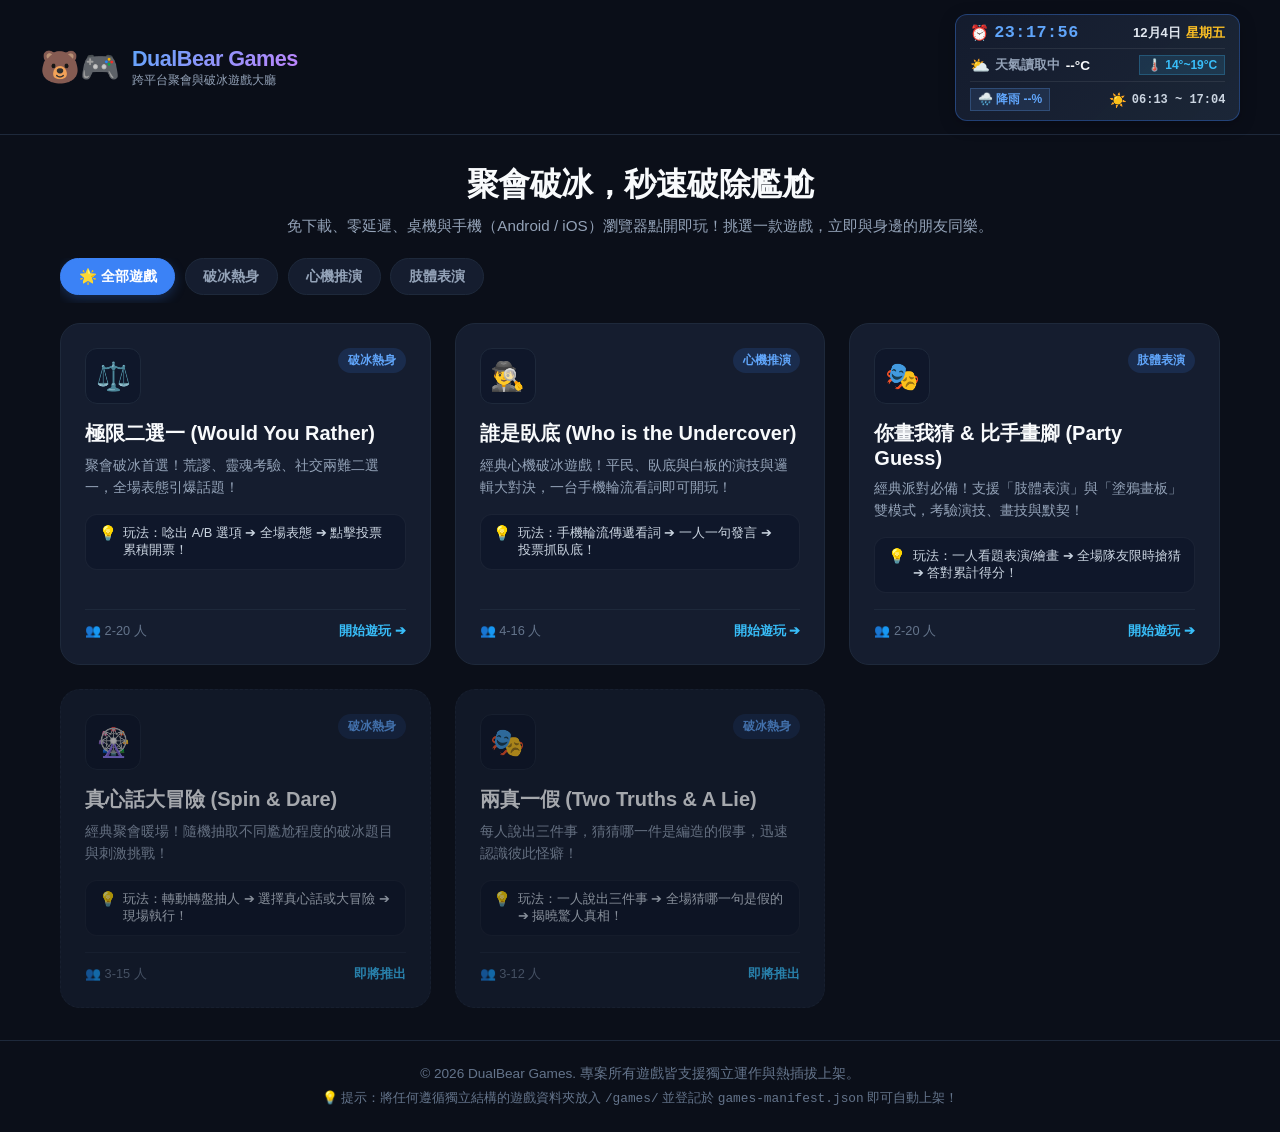
<file: index.html>
<!DOCTYPE html>
<html lang="zh-Hant-TW">
<head>
  <meta charset="UTF-8">
  <meta name="viewport" content="width=device-width, initial-scale=1.0, maximum-scale=1.0, user-scalable=no, viewport-fit=cover">
  <title>DualBear Games - 聚會與休閒遊戲大廳</title>
  <meta name="description" content="DualBear 跨平台聚會遊戲平台，桌機手機即開即玩，支援破冰、桌遊、趣味對決！">
  <link rel="stylesheet" href="css/hub.css?v=1.3.5">
</head>
<body>
  <!-- 頂部品牌列 -->
  <header class="main-header">
    <div class="header-container">
      <div class="brand-box">
        <span class="brand-logo">🐻🎮</span>
        <div>
          <h1 class="brand-title">DualBear Games</h1>
          <p class="brand-sub">跨平台聚會與破冰遊戲大廳</p>
        </div>
      </div>
      <!-- 右上角即時時間與氣象資訊小工具 -->
      <div class="hub-weather-widget" id="hubWeatherWidget" aria-label="即時時鐘與天氣資訊"></div>
    </div>
  </header>

  <!-- 主視覺介紹區 -->
  <section class="hero-section">
    <h2 class="hero-title">聚會破冰，秒速破除尷尬</h2>
    <p class="hero-desc">免下載、零延遲、桌機與手機（Android / iOS）瀏覽器點開即玩！挑選一款遊戲，立即與身邊的朋友同樂。</p>
  </section>

  <!-- 分類導航 -->
  <nav class="filter-tabs-wrapper" aria-label="遊戲分類">
    <div class="filter-tabs" id="filterTabs">
      <!-- 由 hub.js 動態產出分類標籤 -->
    </div>
  </nav>

  <!-- 遊戲展示網格 -->
  <main class="games-main">
    <div class="games-grid" id="gamesGrid">
      <!-- 由 hub.js 動態掛載遊戲卡片 -->
    </div>
  </main>

  <!-- 頁腳 -->
  <footer class="main-footer">
    <p>© 2026 DualBear Games. 專案所有遊戲皆支援獨立運作與熱插拔上架。</p>
    <p class="footer-tip">💡 提示：將任何遵循獨立結構的遊戲資料夾放入 <code>/games/</code> 並登記於 <code>games-manifest.json</code> 即可自動上架！</p>
  </footer>

  <!-- 模組化入口 -->
  <script type="module" src="js/hub.js?v=1.3.5"></script>
</body>
</html>
</file>
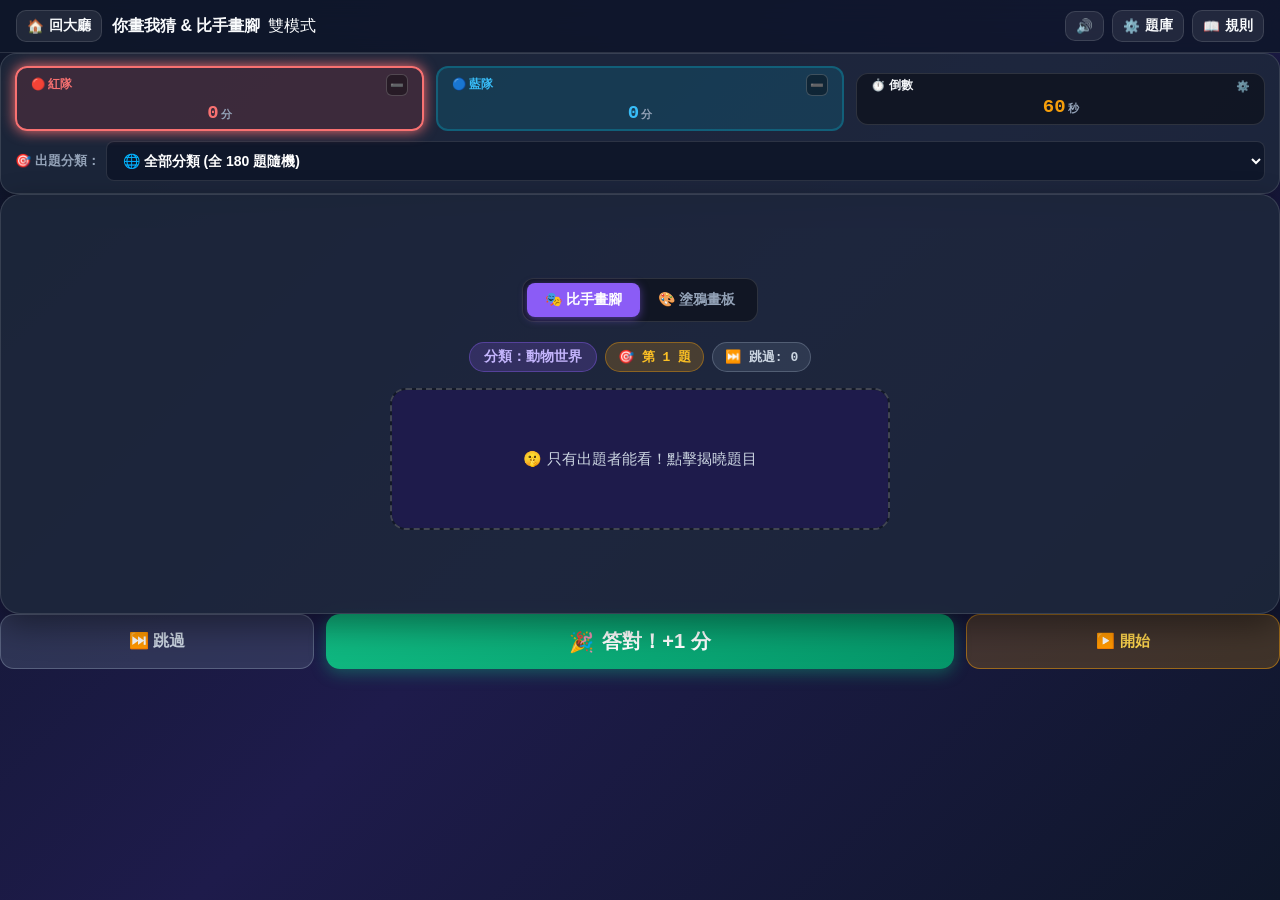
<file: games/charades-and-draw/index.html>
<!DOCTYPE html>
<html lang="zh-Hant-TW">
<head>
  <meta charset="UTF-8">
  <meta name="viewport" content="width=device-width, initial-scale=1.0, maximum-scale=1.0, user-scalable=no, viewport-fit=cover">
  <title>你畫我猜 & 比手畫腳 - DualBear Games</title>
  <meta name="description" content="聚會必備！支援比手畫腳與塗鴉畫板雙模式，考驗肢體演技與繪畫靈魂默契！">
  <link rel="stylesheet" href="css/style.css?v=1.2.5">
</head>
<body>
  <!-- 頂部導航列 -->
  <header class="game-header">
    <div class="header-left">
      <a href="../../index.html" class="btn-icon-nav" id="btnBackHome" title="返回遊戲大廳">
        <span>🏠</span> <span class="nav-text">回大廳</span>
      </a>
      <div class="game-title-wrap">
        <h1 class="game-title">你畫我猜 & 比手畫腳</h1>
        <span class="game-badge">雙模式</span>
      </div>
    </div>
    <div class="header-right">
      <button class="btn-icon-nav" id="btnSoundToggle" title="音效開關">
        <span id="soundIcon">🔊</span>
      </button>
      <button class="btn-icon-nav" id="btnOpenBank" title="題庫管理中心">
        <span>⚙️</span> <span class="nav-text">題庫</span>
      </button>
      <button class="btn-icon-nav" id="btnOpenHelp" title="遊戲玩法與主持人引導">
        <span>📖</span> <span class="nav-text">規則</span>
      </button>
    </div>
  </header>

  <!-- 主操作容器 -->
  <main class="app-container">
    <!-- 狀態資訊列：紅藍隊伍即時積分、指定出題分類、倒數計時設定 -->
    <section class="status-bar-card" aria-label="遊戲狀態">
      <!-- 頂行：隊伍分數與計時器 (3 區等寬方塊排一排) -->
      <div class="status-row-top status-row-grid3">
        <!-- 區塊 1: 紅隊 -->
        <div class="team-pill team-red active status-card-square" id="pillTeamRed" title="點擊切換為紅隊回合">
          <div class="status-card-header">
            <span class="team-name-label">🔴 紅隊</span>
            <button class="btn-score-adjust" id="btnMinusRed" title="紅隊 -1 分 (若按錯可修正)">➖</button>
          </div>
          <div class="status-card-value">
            <span class="team-score-num" id="scoreRed">0</span>
            <span class="status-card-unit">分</span>
          </div>
        </div>

        <!-- 區塊 2: 藍隊 -->
        <div class="team-pill team-blue status-card-square" id="pillTeamBlue" title="點擊切換為藍隊回合">
          <div class="status-card-header">
            <span class="team-name-label">🔵 藍隊</span>
            <button class="btn-score-adjust" id="btnMinusBlue" title="藍隊 -1 分 (若按錯可修正)">➖</button>
          </div>
          <div class="status-card-value">
            <span class="team-score-num" id="scoreBlue">0</span>
            <span class="status-card-unit">分</span>
          </div>
        </div>

        <!-- 區塊 3: 倒數計時器 -->
        <button class="timer-box btn-timer-setting status-card-square" id="btnTimerBox" title="點擊修改回合秒數 (例如 30s/60s/90s 或自訂)">
          <div class="status-card-header">
            <span>⏱️ 倒數</span>
            <span class="timer-gear-icon">⚙️</span>
          </div>
          <div class="status-card-value">
            <span class="timer-num" id="timerDisplay">60</span>
            <span class="status-card-unit">秒</span>
          </div>
        </button>
      </div>

      <!-- 底行：主畫面出題分類切換 -->
      <div class="play-category-picker-box">
        <label for="selectPlayCategory" class="play-picker-label">🎯 出題分類：</label>
        <select class="form-select play-category-select" id="selectPlayCategory" title="選擇出題分類">
          <option value="ALL">🌐 全部分類 (全 180 題隨機)</option>
        </select>
      </div>
    </section>

    <!-- 舞台核心區塊 -->
    <section class="stage-card" id="stageCard">
      <!-- 模式切換開關 (遊戲進行中亦可切換) -->
      <div class="mode-switch-group" role="tablist">
        <button class="mode-btn active" id="btnModeCharades" role="tab" aria-selected="true">
          🎭 比手畫腳
        </button>
        <button class="mode-btn" id="btnModeDraw" role="tab" aria-selected="false">
          🎨 塗鴉畫板
        </button>
      </div>

      <!-- 模式一：比手畫腳展示區 -->
      <div class="charades-display-area" id="charadesDisplayArea">
        <div class="category-and-index-bar">
          <span class="word-category-badge" id="categoryBadge">分類：動物世界</span>
          <span class="question-progress-pill" id="questionProgressPill">🎯 第 1 題</span>
          <span class="passed-count-pill" id="passedCountPill">⏭️ 跳過: 0</span>
        </div>
        
        <div class="secret-word-box">
          <div class="secret-word" id="secretWordDisplay">企鵝走路</div>
          <div class="secret-hint" id="secretHintDisplay">提示：走起路來搖搖擺擺</div>
          
          <!-- 防偷看遮罩 (點擊翻開) -->
          <div class="cover-overlay" id="coverOverlay">
            <span class="cover-tip">🤫 只有出題者能看！點擊揭曉題目</span>
          </div>
        </div>
      </div>

      <!-- 模式二：塗鴉畫板展示區 -->
      <div class="draw-stage-area" id="drawStageArea">
        <div class="draw-header-bar">
          <span class="draw-secret-word-pill" id="drawWordPill">題目：??? (點擊偷看)</span>
          <div class="draw-category-wrap">
            <span class="word-category-badge" id="drawCategoryBadge">分類：日常動作</span>
            <span class="question-progress-pill" id="drawProgressPill">🎯 第 1 題</span>
            <span class="passed-count-pill" id="drawPassedPill">⏭️ 跳過: 0</span>
          </div>
        </div>

        <div class="canvas-wrapper" id="canvasWrapper">
          <canvas id="drawCanvas" class="draw-canvas"></canvas>
          <!-- 橡皮擦即時範圍指示圓圈 -->
          <div class="eraser-cursor" id="eraserCursor" aria-hidden="true"></div>
        </div>

        <!-- 畫筆工具列 -->
        <div class="draw-toolbar">
          <div class="color-dots-group">
            <button class="color-dot dot-white active" data-color="#ffffff" title="白色" aria-label="白色"></button>
            <button class="color-dot dot-red" data-color="#f87171" title="紅色" aria-label="紅色"></button>
            <button class="color-dot dot-yellow" data-color="#fbbf24" title="黃色" aria-label="黃色"></button>
            <button class="color-dot dot-green" data-color="#34d399" title="綠色" aria-label="綠色"></button>
            <button class="color-dot dot-blue" data-color="#60a5fa" title="藍色" aria-label="藍色"></button>
          </div>

          <button class="tool-action-btn" id="btnEraser" title="橡皮擦">
            <span>🧹</span> 橡皮擦
          </button>
          <button class="tool-action-btn" id="btnUndo" title="上一步撤銷">
            <span>↩️</span> 復原
          </button>
          <button class="tool-action-btn" id="btnClearCanvas" title="清除畫布">
            <span>🗑️</span> 清空
          </button>
        </div>
      </div>
    </section>

    <!-- 底部操作列 (搶答、跳過、加分、計時控制) -->
    <section class="controls-bottom-bar" aria-label="操作按鈕">
      <button class="btn-action-pass" id="btnPass" title="跳過本題">
        <span>⏭️</span> 跳過
      </button>

      <button class="btn-action-correct" id="btnCorrect" title="答對加一分並抽下一題">
        <span>🎉</span> 答對！+1 分
      </button>

      <button class="btn-action-timer" id="btnToggleTimer" title="啟動/暫停計時">
        <span id="timerBtnIcon">▶️</span> <span id="timerBtnText">開始</span>
      </button>
    </section>
  </main>

  <!-- 📖 玩法說明與主持人引導彈窗 (黃金四要素規範) -->
  <div class="modal-backdrop" id="modalHelp" role="dialog" aria-modal="true" aria-labelledby="helpTitle">
    <div class="modal-card">
      <div class="modal-header">
        <h2 class="modal-title" id="helpTitle">📖 遊戲玩法與主持人收尾引導</h2>
        <button class="modal-close-btn" id="btnCloseHelp" aria-label="關閉說明">&times;</button>
      </div>
      <div class="modal-body">
        <!-- 1. 基礎破冰流程 -->
        <section>
          <h3 class="rule-section-title">🎯 基礎破冰流程（無壓力三步驟）</h3>
          <div class="rule-box">
            <ol class="rule-steps-list">
              <li><strong>選定模式與出題者</strong>：選擇「🎭 比手畫腳」或「🎨 塗鴉畫板」，每回合由一位玩家上前看題。</li>
              <li><strong>倒數計時搶猜</strong>：點擊「▶️ 開始」啟動 60 秒倒數，出題者限用肢體動作（比手畫腳）或畫筆線條（塗鴉）提示，嚴禁出聲說出題目關鍵字！</li>
              <li><strong>隊友搶答得分</strong>：同隊隊友在時間內猜中答案，點擊「🎉 答對！+1 分」立即累積得分並切換下一題；時間內猜不出可點「⏭️ 放棄跳過」。</li>
            </ol>
          </div>
        </section>

        <!-- 2. 聚會計分玩法 -->
        <section>
          <h3 class="rule-section-title">🏆 聚會計分玩法（競賽與計分模式）</h3>
          <div class="rule-box">
            <p><strong>模式 A【紅藍紅白對抗賽】</strong>：分成紅隊與藍隊，每隊輪流派人出題 3~5 回合，累計答對總題數多者獲勝！</p>
            <p><strong>模式 B【個人極速挑戰賽】</strong>：每人 60 秒限時個人秀，看誰能在時間內讓全場猜出最多題目，封為「當日影帝 / 神筆馬良」！</p>
          </div>
        </section>

        <!-- 3. 專屬懲罰與獎勵 -->
        <section>
          <h3 class="rule-section-title">🎯 遊戲專屬懲罰與特權</h3>
          <div class="rule-box">
            <p><strong>輸家極限處罰【靈魂默劇再現】</strong>：輸家隊伍必須由得分最低者，無聲重演剛才全場猜最久的那一題，直到全體笑翻通過為止！</p>
            <p><strong>贏家專屬特權【自選題目特權】</strong>：贏家下一輪可直接自訂一道題目給對手猜，享受主宰全場的快感！</p>
          </div>
        </section>

        <!-- 4. 主持人引導專區 (輪播卡片) -->
        <section>
          <h3 class="rule-section-title">✝️ 主持人引導專區（結語輪播卡片）</h3>
          <div class="carousel-wrap">
            <div class="carousel-card-content" id="carouselContent">
              <!-- JS 動態填入結語卡片 -->
            </div>
            <div class="carousel-nav-bar">
              <button class="carousel-arrow-btn" id="btnPrevCard" title="上一頁">◀</button>
              <span class="carousel-indicator" id="carouselIndicator">1 / 4</span>
              <button class="carousel-arrow-btn" id="btnNextCard" title="下一頁">▶</button>
            </div>
          </div>
        </section>
      </div>
    </div>
  </div>

  <!-- ⚙️ 題庫管理中心彈窗 (支援隨機/僅勾選/循序出題、新增、TXT 匯入匯出) -->
  <div class="modal-backdrop" id="modalBank" role="dialog" aria-modal="true" aria-labelledby="bankTitle">
    <div class="modal-card">
      <div class="modal-header">
        <h2 class="modal-title" id="bankTitle">⚙️ 題庫設定與管理中心</h2>
        <button class="modal-close-btn" id="btnCloseBank" aria-label="關閉題庫">&times;</button>
      </div>
      <div class="modal-body">
        <!-- 分頁標籤 -->
        <div class="bank-tabs" role="tablist">
          <button class="bank-tab-btn active" data-tab="tabMode" role="tab">🎲 出題模式</button>
          <button class="bank-tab-btn" data-tab="tabList" role="tab">📋 題庫總覽 (<span id="bankCount">0</span>)</button>
          <button class="bank-tab-btn" data-tab="tabAdd" role="tab">➕ 新增題目</button>
          <button class="bank-tab-btn" data-tab="tabIO" role="tab">💾 匯出/匯入</button>
        </div>

        <!-- 分頁 1: 出題模式 -->
        <div class="bank-tab-pane active" id="tabMode">
          <div class="form-group">
            <label class="form-label">選擇出題模式：</label>
            <select class="form-select" id="selectPlayMode">
              <option value="random">🎲 題庫隨機出題（推薦）</option>
              <option value="checked_only">🎯 僅出勾選題目（自選精選題庫）</option>
              <option value="sequential">📜 循序依序出題（排程模式）</option>
            </select>
          </div>
          <div class="form-group">
            <label class="form-label">預設每回合倒數秒數：</label>
            <select class="form-select" id="selectDefaultTimer">
              <option value="45">45 秒（緊張刺激）</option>
              <option value="60" selected>60 秒（黃金標準）</option>
              <option value="90">90 秒（適合新手/畫圖）</option>
              <option value="120">120 秒（悠閒放鬆）</option>
            </select>
          </div>
        </div>

        <!-- 分頁 2: 題庫列表與勾選 -->
        <div class="bank-tab-pane" id="tabList">
          <div class="table-actions-bar">
            <div class="table-actions-left">
              <button class="btn-icon-nav" id="btnCheckAll">✅ 全選</button>
              <button class="btn-icon-nav" id="btnUncheckAll">❌ 全部取消</button>
              <button class="btn-icon-nav" id="btnResetDefault">🔄 重設原廠</button>
            </div>
            <!-- 分類篩選下拉選單 -->
            <div class="category-filter-box">
              <label for="selectCategoryFilter" class="filter-label">分類：</label>
              <select class="form-select filter-select" id="selectCategoryFilter">
                <option value="ALL">🌐 全部分類 (全部)</option>
              </select>
            </div>
          </div>
          <div class="questions-table-wrap">
            <table class="q-table">
              <thead>
                <tr>
                  <th class="col-index-th">#</th>
                  <th class="col-check">出題</th>
                  <th class="col-category-th">分類</th>
                  <th>題目詞條</th>
                  <th class="col-op">操作</th>
                </tr>
              </thead>
              <tbody id="questionsTableBody">
                <!-- 由 JS 動態填入 -->
              </tbody>
            </table>
          </div>
        </div>

        <!-- 分頁 3: 新增題目 -->
        <div class="bank-tab-pane" id="tabAdd">
          <div class="form-group">
            <label class="form-label">題目分類：</label>
            <input type="text" class="form-input" id="inputNewCategory" placeholder="例如：團契人物、公司內梗、動物世界" value="自訂題目">
          </div>
          <div class="form-group">
            <label class="form-label">題目詞條 (Word)：</label>
            <input type="text" class="form-input" id="inputNewWord" placeholder="例如：摩西分紅海、企鵝跌倒">
          </div>
          <div class="form-group">
            <label class="form-label">演繹提示 (Hint)：</label>
            <input type="text" class="form-input" id="inputNewHint" placeholder="例如：高舉手杖水向兩邊分開">
          </div>
          <button class="btn-primary-block" id="btnSaveNewQuestion">💾 儲存並加入題庫</button>
        </div>

        <!-- 分頁 4: TXT 匯出 / 匯入 -->
        <div class="bank-tab-pane" id="tabIO">
          <div class="form-group">
            <label class="form-label">TXT 批次匯入（格式：分類 | 題目 | 提示）：</label>
            <textarea class="form-textarea" id="textareaImport" rows="5" placeholder="動物世界 | 變色龍 | 會隱形改變顏色&#10;日常動作 | 踩到狗屎 | 單腳跳"></textarea>
            <button class="btn-primary-block" id="btnExecuteImport">📥 匯入至題庫</button>
          </div>
          <div class="divider-line"></div>
          <div class="form-group">
            <button class="btn-icon-nav" id="btnDownloadTxt">📤 匯出題庫為 TXT 文字檔</button>
          </div>
        </div>
      </div>
    </div>
  </div>

  <script type="module" src="js/app.js?v=1.2.5"></script>
</body>
</html>
</file>
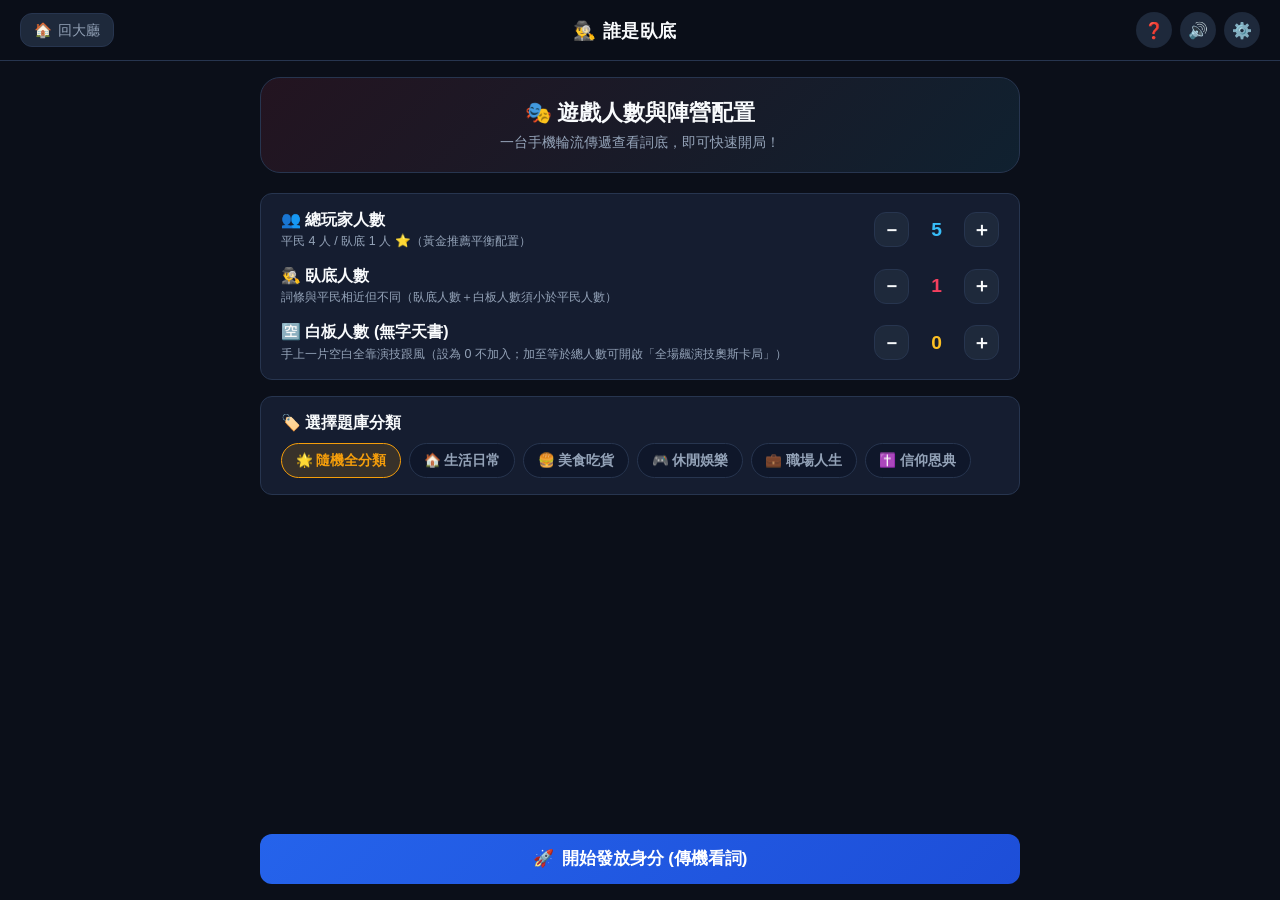
<file: games/who-is-the-undercover/index.html>
<!DOCTYPE html>
<html lang="zh-Hant-TW">
<head>
  <meta charset="UTF-8">
  <meta name="viewport" content="width=device-width, initial-scale=1.0, maximum-scale=1.0, user-scalable=no, viewport-fit=cover">
  <title>誰是臥底 (Undercover) - 經典心機破冰遊戲</title>
  <meta name="description" content="聚會派對必玩！平民、臥底與白板的心機推理演技大考驗，一台手機輪流傳看即可開玩！">
  <link rel="stylesheet" href="css/style.css?v=1.3.7">
</head>
<body>
  <!-- 頂部導航列 -->
  <header class="top-nav">
    <button class="nav-link-hub" id="btnNavBack">
      <span class="hub-icon" id="navBackIcon">🏠</span>
      <span class="hub-text" id="navBackText">回大廳</span>
    </button>
    <h1 class="nav-title">🕵️‍♂️ 誰是臥底</h1>
    <div class="nav-actions">
      <button class="btn-icon" id="btnHelp" aria-label="遊戲規則" title="遊戲規則說明">❓</button>
      <button class="btn-icon" id="btnSound" aria-label="開關聲音" title="音效開關">🔊</button>
      <button class="btn-icon" id="btnManage" aria-label="題庫與設定" title="遊戲設定與題庫管理">⚙️</button>
    </div>
  </header>

  <!-- 遊戲主容器 -->
  <main class="game-container">
    <!-- 階段 1：房間設置 (Setup Stage) -->
    <section class="stage-section stage-active" id="stageSetup">
      <div class="setup-header-box">
        <h2 class="setup-title">🎭 遊戲人數與陣營配置</h2>
        <p class="setup-subtitle">一台手機輪流傳遞查看詞底，即可快速開局！</p>
      </div>

      <div class="config-card">
        <!-- 總人數 -->
        <div class="config-row">
          <div class="config-label-group">
            <span class="config-label">👥 總玩家人數</span>
            <span class="config-hint" id="playerRatioHint">平民 4 人 / 臥底 1 人</span>
          </div>
          <div class="stepper-control">
            <button class="btn-stepper" id="btnMinusPlayer">－</button>
            <span class="stepper-value" id="valTotalPlayers">5</span>
            <button class="btn-stepper" id="btnAddPlayer">＋</button>
          </div>
        </div>

        <!-- 臥底人數 -->
        <div class="config-row">
          <div class="config-label-group">
            <span class="config-label">🕵️‍♂️ 臥底人數</span>
            <span class="config-hint">詞條與平民相近但不同（臥底人數＋白板人數須小於平民人數）</span>
          </div>
          <div class="stepper-control">
            <button class="btn-stepper" id="btnMinusUndercover">－</button>
            <span class="stepper-value stepper-undercover" id="valUndercover">1</span>
            <button class="btn-stepper" id="btnAddUndercover">＋</button>
          </div>
        </div>

        <!-- 白板人數步進器 -->
        <div class="config-row">
          <div class="config-label-group">
            <span class="config-label">🈳 白板人數 (無字天書)</span>
            <span class="config-hint">手上一片空白全靠演技跟風（設為 0 不加入；加至等於總人數可開啟「全場飆演技奧斯卡局」）</span>
          </div>
          <div class="stepper-control">
            <button class="btn-stepper" id="btnMinusBlank">－</button>
            <span class="stepper-value stepper-blank" id="valBlank">0</span>
            <button class="btn-stepper" id="btnAddBlank">＋</button>
          </div>
        </div>
        </div>

      <!-- 題庫分類選擇 -->
      <div class="config-card">
        <span class="config-label">🏷️ 選擇題庫分類</span>
        <div class="category-chips" id="catChipsContainer">
          <button class="cat-chip active" data-cat="all">🌟 隨機全分類</button>
          <button class="cat-chip" data-cat="life">🏠 生活日常</button>
          <button class="cat-chip" data-cat="food">🍔 美食吃貨</button>
          <button class="cat-chip" data-cat="fun">🎮 休閒娛樂</button>
          <button class="cat-chip" data-cat="work">💼 職場人生</button>
          <button class="cat-chip" data-cat="faith">✝️ 信仰恩典</button>
        </div>
      </div>

      <div class="bottom-actions">
        <button class="btn-main" id="btnStartGame">
          <span>🚀</span> 開始發放身分 (傳機看詞)
        </button>
      </div>
    </section>

    <!-- 階段 2：輪流傳機看詞 (Peek Stage) -->
    <section class="stage-section" id="stagePeek">
      <div class="peek-container">
        <!-- 傳機看詞進度與當前題庫分類模式 (垂直層次排列) -->
        <div class="peek-badge-row">
          <div class="peek-progress-badge" id="peekProgressBadge">看詞進度：第 1 / 共 5 位玩家</div>
          <div class="peek-category-badge" id="peekCategoryBadge">🏷️ 題庫：全部詞條</div>
        </div>
        <div class="player-turn-indicator">請將手機交給</div>
        <div class="player-turn-name" id="peekPlayerName">【 1 號玩家 】</div>

        <!-- 防偷看長按/點擊卡片 -->
        <div class="peek-card" id="peekCard">
          <div class="peek-cover" id="peekCover">
            <div class="peek-icon">👁️</div>
            <div class="peek-hint-text">點擊卡片查看您的祕密詞條<br><span class="peek-sub-hint">（請確認身邊沒有人偷看）</span></div>
          </div>
          <div class="secret-word-display" id="secretWordDisplay">
            <div class="secret-role-badge" id="secretRoleBadge">平民</div>
            <div class="secret-word-text" id="secretWordText">鮮奶</div>
            <div class="secret-desc-tip" id="secretDescTip">記住您的詞條，等一下用一句話巧妙描述它！</div>
          </div>
        </div>

        <p class="config-hint peek-notice-hint">看清楚並牢記您的詞底後，點擊下方按鈕遮蔽並傳給下一位！</p>

        <div class="bottom-actions peek-actions-container">
          <button class="btn-main" id="btnNextPlayer">
            <span>🔒</span> 我看好了，交給下一位
          </button>
        </div>
      </div>
    </section>

    <!-- 階段 3：發言與投票淘汰 (Play / Vote Stage) -->
    <section class="stage-section" id="stagePlay">
      <!-- 頂部局數、題庫模式與存活狀態 -->
      <div class="flow-status-bar">
        <div class="status-bar-left">
          <span class="round-info" id="roundInfo">第 1 輪發言</span>
          <span class="play-category-badge" id="playCategoryBadge">🏷️ 題庫：全部詞條</span>
        </div>
        <div class="status-bar-right">
          <span class="alive-counter" id="aliveCounter">存活：5 / 5 人</span>
          <button class="btn-god-view" id="btnToggleGodView" aria-label="主持人上帝視角" title="切換主持人上帝視角（查看全員身分與詞條）">
            <span class="god-icon">👁️</span>
            <span class="god-text">主持人視角</span>
          </button>
        </div>
      </div>

      <!-- 主持人上帝視角頂部詞條速查列 (預設隱藏) -->
      <div class="god-summary-bar" id="godSummaryBar">
        <div class="god-summary-item">
          <span class="god-summary-label">👨‍🌾 平民詞：</span>
          <span class="god-summary-word" id="godCivilianWord">鮮奶</span>
        </div>
        <div class="god-summary-item">
          <span class="god-summary-label">🕵️ 臥底詞：</span>
          <span class="god-summary-word god-word-undercover" id="godUndercoverWord">豆漿</span>
        </div>
      </div>

      <!-- 首位發言者橫幅 -->
      <div class="speaker-banner">
        <div class="speaker-title">🎤 本輪首先發言：</div>
        <div class="speaker-name" id="speakerName">3 號玩家</div>
      </div>

            <!-- 投票處決操作指引橫幅 -->
      <div class="vote-guide-banner">
        <div class="vote-guide-icon">🗳️</div>
        <div class="vote-guide-content">
          <div class="vote-guide-title">發言完畢？請全員倒數投票！</div>
          <div class="vote-guide-sub">點擊票數最多人的卡片 ➔ 將其處決淘汰（若平票加賽可點下方「進入下一輪」）</div>
        </div>
      </div>

      <!-- 玩家清單網格 -->
      <div class="players-grid" id="playersGrid">
        <!-- 由 app.js 動態渲染卡片 -->
      </div>

      <div class="bottom-actions">
        <button class="btn-sub" id="btnNextRound">
          <span>🔄</span> 進入下一輪
        </button>
      </div>
    </section>

    <!-- 階段 4：結算勝負畫面 (Result Stage) -->
    <section class="stage-section" id="stageResult">
      <div class="result-card">
        <div class="result-icon" id="resultIcon">🎉</div>
        <h2 class="result-title" id="resultTitle">平民陣營獲勝！</h2>
        <p class="result-desc" id="resultDesc">所有潛藏的臥底與白板已被全數逮捕！</p>

        <div class="words-reveal-box">
          <div class="reveal-row">
            <span class="reveal-label">👨‍🌾 平民詞條：</span>
            <span class="reveal-val" id="revealCivilianWord">鮮奶</span>
          </div>
          <div class="reveal-row">
            <span class="reveal-label">🕵️‍♂️ 臥底詞條：</span>
            <span class="reveal-val" id="revealUndercoverWord">豆漿</span>
          </div>
        </div>

        <h3 class="result-section-subtitle">📋 所有玩家身分揭曉：</h3>
        <div class="players-grid" id="revealPlayersGrid">
          <!-- 動態揭示全體身分 -->
        </div>
      </div>

      <div class="bottom-actions">
        <button class="btn-main" id="btnPlayAgain">
          <span>🔁</span> 再來一局
        </button>
      </div>
    </section>
  </main>

  <!-- 規則教學彈窗 (Modal) -->
  <aside class="modal-overlay" id="modalHelp" aria-hidden="true">
    <div class="modal-content">
      <div class="modal-header">
        <h2 class="modal-title">📖 誰是臥底 規則說明</h2>
        <button class="btn-icon" id="btnCloseHelpX">✕</button>
      </div>
      <div class="modal-body">
        <div class="help-box">
          <div class="help-title">👥 角色陣營與獲勝條件：</div>
          <ul class="help-list">
            <li><strong>👨‍🌾 平民獲勝條件</strong>：拿到大多數人的詞條（例如【鮮奶】）。目標是<strong>持續推理辯駁，直到把場上所有臥底與白板「全數揪出淘汰」</strong>即贏得最終勝利！</li>
            <li><strong>🕵️‍♂️ 臥底獲勝條件</strong>：拿到相似但不同的詞（例如【豆漿】）。不因人數相等就草草結束，可<strong>一路偽裝潛伏混淆平民，直到平民被淘汰到「僅剩最後 1 人（或 0 人）」無法再抗衡</strong>時，臥底陣營獲勝！</li>
            <li><strong>🈳 白板反殺逆轉</strong>：手上一片空白沒有字！全靠演技跟風。若被投票處決，只要<strong>在出局瞬間精準猜中平民詞條，立即絕地反殺一人獨贏</strong>！</li>
          </ul>
        </div>

        <!-- 推薦人數配置表 (緊接在角色陣營下方，排版更流暢) -->
        <div class="help-box help-box-green">
          <div class="help-title help-title-green">📊 推薦人數黃金配置表 (派對平衡推薦)：</div>
          <div class="help-table-scroll">
            <table class="ratio-table">
              <thead>
                <tr>
                  <th>總人數</th>
                  <th>👨‍🌾 平民</th>
                  <th>🕵️ 臥底</th>
                  <th>🈳 白板</th>
                  <th>說明與推薦情境</th>
                </tr>
              </thead>
              <tbody>
                <tr>
                  <td>4 人</td>
                  <td>3</td>
                  <td>1</td>
                  <td>0</td>
                  <td>緊湊快節奏，不建議放白板</td>
                </tr>
                <tr>
                  <td>5 人</td>
                  <td>4</td>
                  <td>1</td>
                  <td>0</td>
                  <td>破冰入門推薦局</td>
                </tr>
                <tr>
                  <td class="ratio-best">6 人 🌟</td>
                  <td>4</td>
                  <td>1</td>
                  <td>1</td>
                  <td>最推 6 人經典平衡局</td>
                </tr>
                <tr>
                  <td class="ratio-best">7 人 🌟</td>
                  <td>5</td>
                  <td>1</td>
                  <td>1</td>
                  <td>最推 7 人，白板有發言跟風空間</td>
                </tr>
                <tr>
                  <td>8 人</td>
                  <td>5</td>
                  <td>2</td>
                  <td>1</td>
                  <td>8 人大滿貫，雙臥底懸疑感拉滿</td>
                </tr>
                <tr>
                  <td>9~10 人</td>
                  <td>6~7</td>
                  <td>2</td>
                  <td>1</td>
                  <td>大型團康標準配置，討論熱絡</td>
                </tr>
                <tr>
                  <td>11~12 人</td>
                  <td>7~8</td>
                  <td>3</td>
                  <td>1</td>
                  <td>燒腦推理大局</td>
                </tr>
                <tr>
                  <td>任意人數</td>
                  <td>0</td>
                  <td>0</td>
                  <td>全員</td>
                  <td>🎭 <strong>全場飆演技奧斯卡局</strong>：全場通通無字！每個人都在演！</td>
                </tr>
              </tbody>
            </table>
          </div>
        </div>

        <div class="help-box help-box-blue">
          <div class="help-title help-title-blue">🎯 基礎破冰流程（無壓力遊戲步驟）：</div>
          <ol class="help-list">
            <li><strong>傳機看詞</strong>：所有人輪流拿手機長按看詞，記住後交給下一位（若是白板請發揮演技！）。</li>
            <li><strong>輪流描述</strong>：由系統隨機指派的首位玩家開始，順時針每人用一句話描述自己的詞（不可直接說出字面關鍵字）。</li>
            <li><strong>投票處決與決戰到底</strong>：全員描述後，大家倒數同時指認嫌疑人，票數最高者淘汰出局！遊戲不會因人數持平而提早中斷，會持續進行直到「所有臥底被抓出」或「平民僅剩 1 人」水落石出！</li>
            <li><strong>白板反殺</strong>：若白板被投票處決，在出局瞬間猜對平民詞即可絕地反殺一人獨贏！</li>
          </ol>
        </div>

        <div class="help-box help-box-purple">
          <div class="help-title help-title-purple">🏆 兩種聚會計分玩法（可選）：</div>
          <ul class="help-list">
            <li><strong>懲罰制【出局大冒險】</strong>：每局最先被投票處決的玩家，或最終戰敗陣營全員各記 1 點。累積滿 3 點者執行下方「終極懲罰」！</li>
            <li><strong>積分制【神探與影帝排位賽】</strong>：
              <br>• <strong>平民抓中臥底</strong>：每投對一位臥底得 1 分。
              <br>• <strong>臥底/白板獲勝</strong>：成功潛伏到最後獲勝者，每人各得 3 分！
              <br>• <strong>白板逆轉猜中詞</strong>：一人直接狂拿 5 分獲封「奧斯卡影帝」！
            </li>
          </ul>
        </div>

        <div class="help-box help-box-rose">
          <div class="help-title help-title-rose">🎯 本遊戲專屬懲罰與獎勵（100% 綁定臥底機制）：</div>
          <div class="reward-columns">
            <div class="reward-col">
              <span class="reward-subhead reward-subhead-punish">😈 輸家極限處罰：</span>
              <ul class="reward-sublist">
                <li><strong>影帝大坦白</strong>：當眾承認剛才發言時哪一句話是在瞎掰唬爛，並向全場鞠躬致歉！</li>
                <li><strong>臥底即興辯護</strong>：輸家必須為剛才平民與臥底的兩組詞，現場掰出一段 30 秒毫無破綻的關聯故事。</li>
                <li><strong>極限真心話</strong>：由贏家陣營拷問輸家一個尖銳話題，限時 3 秒作答不准猶豫！</li>
              </ul>
            </div>
            <div class="reward-col">
              <span class="reward-subhead reward-subhead-win">👑 贏家專屬特權：</span>
              <ul class="reward-sublist">
                <li><strong>首發指定權</strong>：下一局強制指定現場某位朋友為「首位發言者」，讓其承受開場壓力！</li>
                <li><strong>詞條出題官</strong>：下一局可指定要玩哪一個分類，或自創一組全新詞條讓大家猜！</li>
                <li><strong>免死金牌</strong>：下一局若被投票出局，可把懲罰轉移給剛才投你票的人！</li>
              </ul>
            </div>
          </div>
        </div>

        <!-- ✝️ 主持人引導專區：小組破冰結語輪播卡片 -->
        <div class="help-box closing-box">
          <div class="closing-header">
            <span class="closing-badge">✝️ 主持人引導專區</span>
            <div class="closing-nav-controls">
              <button class="closing-nav-btn" id="btnClosingPrev" aria-label="上一篇結語" title="上一篇結語">◀</button>
              <span class="closing-indicator" id="closingIndicator">1 / 4</span>
              <button class="closing-nav-btn" id="btnClosingNext" aria-label="下一篇結語" title="下一篇結語">▶</button>
            </div>
          </div>
          <div class="closing-card-viewport">
            <div class="closing-slide active" data-index="0">
              <div class="closing-title">🕊️ 【真誠與敞開篇】（適合輕鬆溫馨、新朋友多）</div>
              <p class="closing-content">
                「在剛才的遊戲中，每個人都在努力隱藏、偽裝或是猜測別人的心思，過程非常刺激搞笑！<br>
                但在現實生活中，偽裝自己其實是非常疲憊的一件事。感謝神讓我們在團契和小組中，不需要像臥底一樣隱藏破綻，而是可以在愛與接納中，卸下防備，做最真實、最蒙神喜悅的自己！」
              </p>
            </div>
            <div class="closing-slide" data-index="1">
              <div class="closing-title">🧩 【肢體信任與默契篇】（適合熱鬧互相吐槽後）</div>
              <p class="closing-content">
                「剛才的遊戲大家互相猜疑、抓破綻，但也看出了大家敏銳的觀察力與默契！<br>
                在屬靈的大家庭裡，我們不是彼此防備的對手，而是同奔天路的肢體夥伴。神把我們放在同一個小組，是要我們互相信任、彼此擔當軟弱，在愛中建立信心！」
              </p>
            </div>
            <div class="closing-slide" data-index="2">
              <div class="closing-title">💡 【真理之光與辨識篇】（適合探討信仰生活）</div>
              <p class="closing-content">
                「誰是臥底讓我們體會到，有些看似很相近的詞條，其實本質完全不同；而白板雖然什麼都沒有，卻能講得煞有其事。<br>
                這提醒我們在充滿雜音的世代中，更需要神話語的真理作為我們心中的錨，使我們有屬靈的分辨力，不隨波逐流，單單定睛跟隨耶穌！」
              </p>
            </div>
            <div class="closing-slide" data-index="3">
              <div class="closing-title">🙏 【極簡祝福短禱篇】（適合想快速收尾直接禱告）</div>
              <p class="closing-content">
                「天父上帝，感謝祢讓我們透過剛才歡樂的破冰遊戲，卸下一天的忙碌與疲憊！<br>
                求祢祝福我們接下來的小組時光，賜給我們敞開的心與彼此相愛的靈，讓我們在分享中得著鼓勵，在彼此代禱中看見祢的同在。奉耶穌基督的名禱告，阿們！」
              </p>
            </div>
          </div>
        </div>
      </div>
      <div class="modal-footer">
        <button class="btn-main" id="btnCloseHelp">我知道了，開始玩！</button>
      </div>
    </div>
  </aside>

  <!-- 綜合遊戲設定與題庫管理中心彈窗 (Modal - ⚙️ 齒輪整合版) -->
  <aside class="modal-overlay" id="modalManage" aria-hidden="true">
    <div class="modal-content modal-manage-content">
      <div class="modal-header">
        <h2 class="modal-title">⚙️ 遊戲設定與題庫管理</h2>
        <button class="btn-icon" id="btnCloseManageX">✕</button>
      </div>

      <!-- 上方四大導航分頁 -->
      <nav class="manage-subtabs" aria-label="設定分頁導航">
        <button class="subtab-btn active" id="tabBtnMode">🎲 出題模式</button>
        <button class="subtab-btn" id="tabBtnList">📋 題庫總覽與勾選</button>
        <button class="subtab-btn" id="tabBtnAdd">➕ 新增題目 / 分類</button>
        <button class="subtab-btn" id="tabBtnBackup">💾 匯出 / 匯入 (TXT)</button>
      </nav>

      <div class="modal-body">
        <!-- 分頁 1: 出題模式設定 (題庫隨機 / 僅出勾選題目 / 循序出題) -->
        <section class="manage-panel active" id="panelMode">
          <div class="mode-options-list">
            <label class="mode-card">
              <input type="radio" name="playMode" value="random" checked>
              <div class="mode-info">
                <div class="mode-title">🎲 題庫隨機出題 (預設推薦)</div>
                <div class="mode-desc">在當前選定的分類中，打亂順序隨機出題，每題都是驚喜。</div>
              </div>
            </label>

            <label class="mode-card">
              <input type="radio" name="playMode" value="selected">
              <div class="mode-info">
                <div class="mode-title">🎯 僅出勾選的題目 (自選出題模式)</div>
                <div class="mode-desc">只會在您在「題庫總覽」中打勾的題目裡出題！適合聚會前主持人挑選精選題。</div>
              </div>
            </label>

            <label class="mode-card">
              <input type="radio" name="playMode" value="sequential">
              <div class="mode-info">
                <div class="mode-title">📜 循序依序出題 (排程模式)</div>
                <div class="mode-desc">按照題庫編號第 1 題、第 2 題由小到大依序出題，不打亂。</div>
              </div>
            </label>
          </div>

          <div class="help-box mode-status-box">
            <span id="modeStatusText">目前已勾選：85 組詞條。出題時將從中抽選。</span>
          </div>
        </section>

        <!-- 分頁 2: 題庫列表與預覽、勾選、刪除 -->
        <section class="manage-panel" id="panelList">
          <div class="panel-toolbar">
            <div class="toolbar-left">
              <select id="selectFilterCat" class="manage-select" aria-label="篩選分類">
                <option value="all">全部詞條 (全部分類)</option>
              </select>
              <span class="count-badge" id="listCountBadge">共 85 題</span>
            </div>
            <div class="toolbar-right">
              <button class="btn-action-sm" id="btnSelectAll">全選<br>當前</button>
              <button class="btn-action-sm" id="btnClearSelection">清空<br>勾選</button>
              <button class="btn-action-sm btn-danger-sm" id="btnResetDefault" title="恢復官方預設 85 題">🔄 重設<br>原廠</button>
            </div>
          </div>

          <div class="question-list-container" id="questionListContainer">
            <!-- 由 app.js 動態渲染詞條清單 -->
          </div>
        </section>

        <!-- 分頁 3: 新增詞條與自訂分類 -->
        <section class="manage-panel" id="panelAdd">
          <form id="formAddQuestion" class="manage-form">
            <div class="form-row">
              <label class="form-label">選擇或新增分類：</label>
              <div class="cat-input-group">
                <select id="selectAddCat" class="manage-select">
                  <option value="life">生活日常</option>
                  <option value="food">美食吃貨</option>
                  <option value="fun">休閒娛樂</option>
                  <option value="work">職場人生</option>
                  <option value="faith">信仰恩典 (聖經/基督教)</option>
                  <option value="__new__">➕ 自訂新分類...</option>
                </select>
                <input type="text" id="inputNewCat" class="manage-input input-hidden" placeholder="輸入自訂分類名稱 (如: 愛情心動)" maxlength="15">
              </div>
            </div>

            <div class="form-row">
              <label class="form-label">🔵 詞條 A（例如平民詞）：</label>
              <input type="text" id="inputWordA" class="manage-input" placeholder="例：牛肉麵" required maxlength="20">
            </div>

            <div class="form-row">
              <label class="form-label">🔴 詞條 B（例如臥底詞）：</label>
              <input type="text" id="inputWordB" class="manage-input" placeholder="例：羊肉麵" required maxlength="20">
            </div>

            <div class="form-actions">
              <button type="submit" class="btn-control btn-primary" id="btnSaveQuestion">💾 儲存並加入題庫</button>
            </div>
          </form>
        </section>

        <!-- 分頁 4: 匯出與匯入題庫 (TXT 純文字) -->
        <section class="manage-panel" id="panelBackup">
          <div class="backup-grid">
            <div class="backup-card">
              <div class="backup-title">📤 匯出題庫 (純文字 TXT 檔)</div>
              <p class="backup-desc">將當前所有題庫（包含官方與您自訂的所有詞條、分類）匯出為直覺好讀的 <code>.txt</code> 記事本文檔，方便用任何編輯器查看與修改！</p>
              <button class="btn-control btn-primary" id="btnExportTxt">📥 下載題庫文字檔 (TXT)</button>
            </div>

            <div class="backup-card">
              <div class="backup-title">📥 匯入題庫 (完全覆蓋)</div>
              <p class="backup-desc">上傳 <code>.txt</code> 記事本題庫檔案（格式：<code>分類 | 詞條A | 詞條B</code>，每行一題）。亦相容先前備份的 <code>.json</code>。</p>
              <div class="import-actions">
                <input type="file" id="inputFileImport" accept=".txt,.json" class="file-input-hidden">
                <button class="btn-control" id="btnTriggerFile">📂 選擇 TXT / JSON 檔案</button>
              </div>
            </div>
          </div>
          <div class="shortcut-tip txt-format-tip">
            📝 <strong>TXT 格式說明</strong>：一行一組，以直線符號 <code>|</code> 分隔。例如：
            <br><code>美食吃貨 | 牛肉麵 | 羊肉麵</code>
          </div>
        </section>
      </div>

      <div class="modal-footer">
        <button class="btn-control btn-primary" id="btnCloseManage">完成返回遊戲</button>
      </div>
    </div>
  </aside>

  <!-- 白板猜詞反殺彈窗 (Modal) -->
  <aside class="modal-overlay" id="modalBlankGuess" aria-hidden="true">
    <div class="modal-content">
      <div class="modal-header">
        <h2 class="modal-title">🎯 白板最後絕殺反擊！</h2>
      </div>
      <div class="modal-body">
        <p class="modal-desc-text">
          恭喜你偽裝到現在！身為白板的你雖然被抓到了，但只要在底下<strong>輸入平民的正確詞條</strong>（或大聲對全場說出答案），猜中即<strong>直接逆轉獨贏</strong>！
        </p>
        <div class="blank-target-box">
          <span class="blank-target-label">正確平民詞是：</span>
          <div class="blank-target-word" id="blankTargetWord">鮮奶</div>
        </div>
        <p class="blank-judge-hint">請現場大家評判白板有沒有猜對！</p>
      </div>
      <div class="modal-footer modal-footer-gap">
        <button class="btn-sub" id="btnBlankFail">❌ 沒猜中 (白板正式出局)</button>
        <button class="btn-main btn-blank-win" id="btnBlankWin">🏆 猜中了！白板獨贏！</button>
      </div>
    </div>
  </aside>

  <!-- 引入模組化腳本 -->
  <script type="module" src="js/app.js?v=1.3.8"></script>
</body>
</html>
</file>
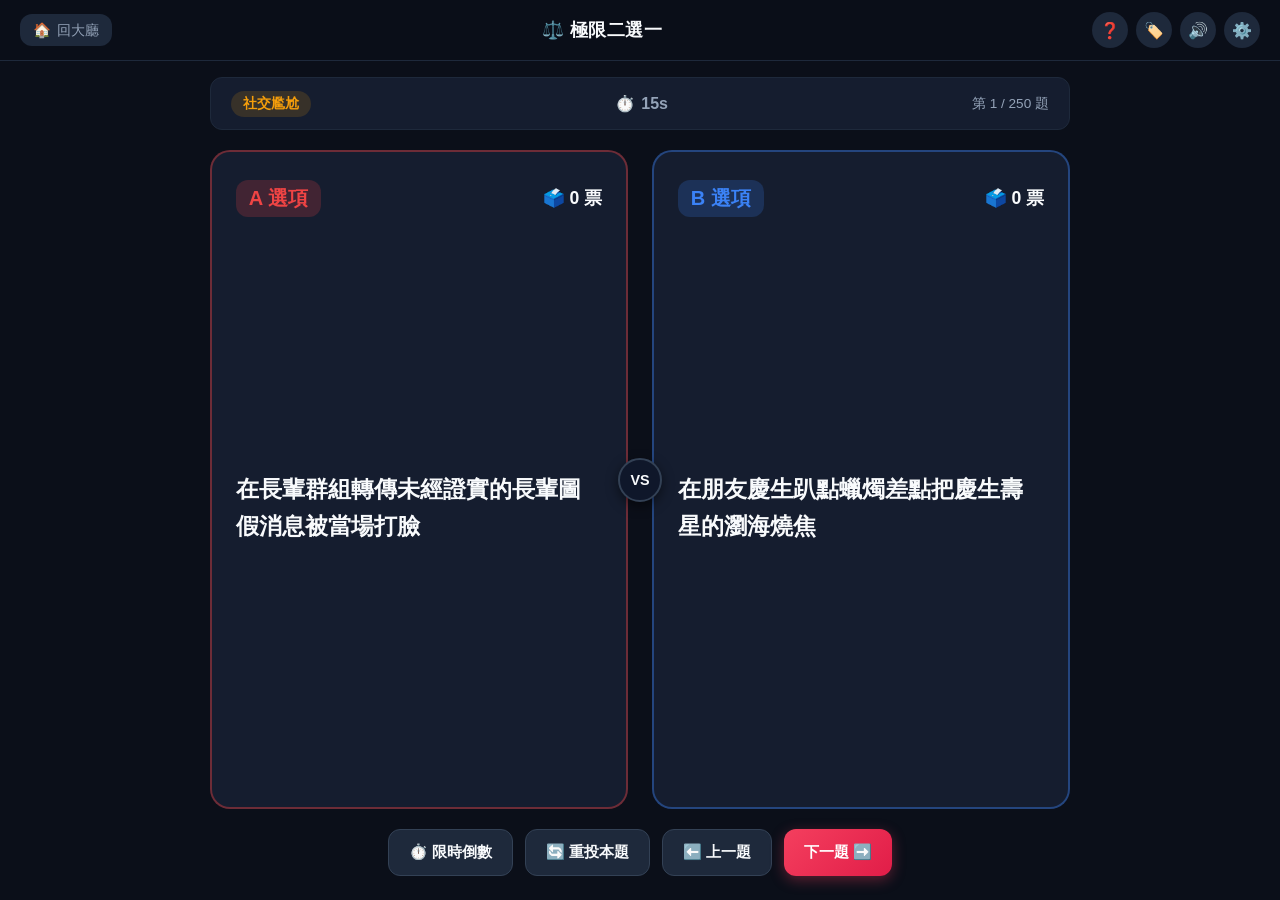
<file: games/would-you-rather/index.html>
<!DOCTYPE html>
<html lang="zh-Hant-TW">
<head>
  <meta charset="UTF-8">
  <meta name="viewport" content="width=device-width, initial-scale=1.0, maximum-scale=1.0, user-scalable=no, viewport-fit=cover">
  <title>極限二選一 (Would You Rather) - 聚會破冰熱身</title>
  <meta name="description" content="聚會破冰首選！荒謬、靈魂考驗、社交兩難二選一，全場表態引爆話題！">
  <link rel="stylesheet" href="css/style.css?v=2.8.3">
</head>
<body>
  <!-- 頂部導航列 -->
  <header class="top-nav">
    <a href="../../index.html" class="nav-link-hub" id="backToHub">
      <span class="hub-icon">🏠</span>
      <span class="hub-text">回大廳</span>
    </a>
    <h1 class="nav-title">⚖️ 極限二選一</h1>
    <div class="nav-actions">
      <button class="btn-icon" id="btnHelp" aria-label="遊戲說明" title="遊戲玩法">❓</button>
      <button class="btn-icon" id="btnFilter" aria-label="篩選分類" title="分類篩選">🏷️</button>
      <button class="btn-icon" id="btnSound" aria-label="開關聲音" title="音效開關">🔊</button>
      <button class="btn-icon" id="btnSettings" aria-label="遊戲設定與題庫管理" title="遊戲設定與管理 (倒數/題庫/匯出入/模式)">⚙️</button>
    </div>
  </header>

  <!-- 主遊戲區域 -->
  <main class="game-container">
    <!-- 頂部資訊欄 -->
    <section class="info-bar">
      <div class="category-badge" id="badgeCategory">輕鬆搞笑</div>
      <div class="timer-box-wrapper">
        <div class="timer-box" id="timerBox" title="點擊設定倒數秒數與連播題數">
          <span>⏱️</span>
          <span id="timerValue">15s</span>
        </div>
        <div class="cycle-status-badge badge-hidden" id="cycleStatusBadge" title="連續播放進度">
          <span>🔄 剩 3 題</span>
        </div>
      </div>
      <div class="counter-text" id="counterText">第 1 / 18 題</div>
    </section>

    <!-- 題目對決戰場 -->
    <section class="battle-arena">
      <div class="vs-divider">VS</div>

      <!-- 選項 A -->
      <article class="option-card option-a" id="cardA">
        <div class="card-header">
          <span class="card-tag tag-a">A 選項</span>
          <div class="vote-percentage" id="percentA">0%</div>
          <div class="vote-tally-group">
            <div class="vote-tally">
              <span>🗳️</span>
              <span id="tallyA">0</span> 票
            </div>
            <button class="btn-minus-vote" id="btnMinusA" title="減少 A 一票" aria-label="減少 A 一票">➖</button>
          </div>
        </div>
        <div class="card-content" id="contentA">題目加載中...</div>
      </article>

      <!-- 選項 B -->
      <article class="option-card option-b" id="cardB">
        <div class="card-header">
          <span class="card-tag tag-b">B 選項</span>
          <div class="vote-percentage" id="percentB">0%</div>
          <div class="vote-tally-group">
            <div class="vote-tally">
              <span>🗳️</span>
              <span id="tallyB">0</span> 票
            </div>
            <button class="btn-minus-vote" id="btnMinusB" title="減少 B 一票" aria-label="減少 B 一票">➖</button>
          </div>
        </div>
        <div class="card-content" id="contentB">題目加載中...</div>
      </article>
    </section>

    <!-- 底部操作控制列 -->
    <footer class="bottom-controls">
      <button class="btn-control" id="btnToggleTimer">⏱️ 限時倒數</button>
      <button class="btn-control btn-reset-vote" id="btnResetVote" title="清空本題票數重新投票">🔄 重投本題</button>
      <button class="btn-control btn-nav-prev" id="btnPrev" title="切換回上一題 (Backspace / Left Arrow)">⬅️ 上一題</button>
      <button class="btn-control btn-primary" id="btnNext" title="換下一題 (Space / Enter / Right Arrow)">下一題 ➡️</button>
    </footer>
  </main>

  <!-- 遊戲玩法教學彈窗 (Modal) -->
  <aside class="modal-overlay" id="modalHelp" aria-hidden="true">
    <div class="modal-content">
      <div class="modal-header">
        <h2 class="modal-title">📖 極限二選一 規則與計分說明</h2>
      </div>
      <div class="modal-body">
        <div class="help-box">
          <div class="help-step-title">🎯 基礎破冰流程（無壓力聊天）：</div>
          <ol class="help-list">
            <li><strong>宣讀題目</strong>：由一位朋友或主持唸出畫面上的 A 與 B 兩個極限選項。</li>
            <li><strong>倒數表態</strong>：按下 <strong>「⏱️ 限時倒數」</strong>（15秒緊張倒數），現場每個人不准猶豫、必須二選一！</li>
            <li><strong>累積票數</strong>：輪流點擊卡片下方的 <strong>「➕ 投 A/B 一票」</strong> 累積人數，即時開出紅藍對決百分比長條圖！</li>
            <li><strong>互相拷問</strong>：抓出少數派或兩邊陣營，詢問大家「選這個的荒謬理由」，話題瞬間引爆！</li>
          </ol>
        </div>

        <div class="help-box score-box">
          <div class="help-step-title score-title">🏆 兩種聚會計分玩法（可選）：</div>
          <ul class="help-list">
            <li><strong>懲罰制【少數決大冒險】</strong>：每輪開票後，<strong>少數派陣營各記 1 點</strong>。累積滿 3 點者執行下方「終極懲罰」！</li>
            <li><strong>積分制【心靈默契猜測賽】</strong>：每輪推派一位「焦點主角」，其他人猜測主角選 A 或 B。<strong>猜中者得 1 分</strong>，最高分者獲頒「榮譽獎勵」！</li>
          </ul>
        </div>

        <div class="help-box reward-box">
          <div class="help-step-title reward-title">🎯 本遊戲專屬懲罰與獎勵（100% 綁定二選一機制）：</div>
          <div class="reward-columns">
            <div class="reward-col">
              <span class="reward-subhead">😈 輸家極限處罰：</span>
              <ul class="reward-sublist">
                <li><strong>現世報執行</strong>：現場模仿/執行剛才題目的荒謬情境（如去倒水走三步轉一圈）</li>
                <li><strong>現場客製二選一</strong>：贏家為輸家出一個致命個人二選一，限時 3 秒回答理由</li>
                <li><strong>極限辯護人</strong>：為剛才全場沒人選的那個超爛選項認真辯護 30 秒它的優點</li>
              </ul>
            </div>
            <div class="reward-col">
              <span class="reward-subhead">👑 贏家專屬特權：</span>
              <ul class="reward-sublist">
                <li><strong>二選一主宰權</strong>：下一題強制指定現場某位朋友「必須選 A 還是 B」</li>
                <li><strong>原創拷問官</strong>：由贏家出一個自創的極限二選一，強迫全場所有人表態</li>
                <li><strong>免死反彈金牌</strong>：未來輸掉時可把懲罰轉移給剛才笑最大聲的人</li>
              </ul>
            </div>
          </div>
        </div>

        <div class="shortcut-tip">
          💻 <strong>電腦快捷鍵</strong>：按 <code>A</code> 鍵選 A、按 <code>B</code> 鍵選 B、按 <code>空白鍵</code> 切換下一題。
        </div>

        <!-- 基督教小組破冰結語輪播卡片 (單張展示，左右按鈕切換) -->
        <div class="help-box closing-box">
          <div class="closing-header">
            <span class="closing-badge">✝️ 主持人引導專區</span>
            <div class="closing-nav-controls">
              <button class="closing-nav-btn" id="btnClosingPrev" aria-label="上一篇結語" title="上一篇結語">◀</button>
              <span class="closing-indicator" id="closingIndicator">1 / 4</span>
              <button class="closing-nav-btn" id="btnClosingNext" aria-label="下一篇結語" title="下一篇結語">▶</button>
            </div>
          </div>
          <div class="closing-card-viewport">
            <div class="closing-slide active" data-index="0">
              <div class="closing-title">🕊️ 【恩典與接納篇】（適合輕鬆溫馨、新朋友多）</div>
              <p class="closing-content">
                「剛才大家在二選一裡做了很多掙扎和有趣的選擇！但其實在真實的基督信仰裡，上帝從來不給我們『非黑即白』的苛刻條件，更不是用極端情境來考驗我們。<br>
                聖經告訴我們：<strong>『主的恩典是夠我們用的』</strong>。無論我們現實中面臨什麼樣的兩難或軟弱，神都接納最真實的我們，並在每條路上為我們預備出路。今天讓我們帶著這份輕鬆與平安，一起進入小組分享！」
              </p>
            </div>
            <div class="closing-slide" data-index="1">
              <div class="closing-title">🧩 【肢體多元與合一篇】（適合大家選 A/B 各半時）</div>
              <p class="closing-content">
                「今天看到大家選 A 或選 B，各自都有非常精彩又有創意的理由！<br>
                這正像聖經哥林多前書說的：<strong>『我們身子是一個，卻有許多肢體，肢體雖多，仍是一個身子。』</strong><br>
                上帝創造我們每個人都有獨特的個性、偏好與恩賜。小組最寶貴的不是每個人都選一樣的答案，而是在彼此的不同中看見上帝豐富的創造，並在愛裡彼此包容與欣賞！」
              </p>
            </div>
            <div class="closing-slide" data-index="2">
              <div class="closing-title">💡 【智慧與跟隨篇】（適合深度思考與價值觀探討）</div>
              <p class="closing-content">
                「二選一的遊戲很刺激，因為人生往往也是由一個又一個的選擇組成的——工作、關係、金錢與價值觀。<br>
                詩篇 119 篇說：<strong>『祢的話是我腳前的燈，是我路上的光。』</strong> 遊戲中的兩難只要笑一笑就過去了，但面對生活中的大大小小選擇時，感謝神給我們聖經與同行的屬靈夥伴，讓我們不憑自己的血氣，而是靠著禱告與聖靈的帶領，走在蒙福的道路上！」
              </p>
            </div>
            <div class="closing-slide" data-index="3">
              <div class="closing-title">🙏 【極簡祝福短禱篇】（適合想快速收尾直接禱告查經）</div>
              <p class="closing-content">
                「感謝神透過剛才的破冰讓我們放鬆心情、開懷大笑！<br>
                禱告把今天接下來的時間交在神手中，求聖靈親自運行在我們當中，敞開我們的心，讓每一位弟兄姊妹都能在今天的分享中得著力量、安慰與滿滿的恩典。奉耶穌基督的名禱告，阿們！」
              </p>
            </div>
          </div>
        </div>
      </div>
      <div class="modal-footer">
        <button class="btn-control btn-primary" id="btnCloseHelp">我知道了，開始玩！</button>
      </div>
    </div>
  </aside>

  <!-- 綜合遊戲設定與題庫管理中心彈窗 (Modal - 齒輪整合版) -->
  <aside class="modal-overlay" id="modalManage" aria-hidden="true">
    <div class="modal-content modal-manage-content">
      <div class="modal-header">
        <h2 class="modal-title">⚙️ 遊戲設定與題庫管理</h2>
        <button class="btn-icon" id="btnCloseManageX">✕</button>
      </div>

      <!-- 上方五大導航分頁 (標籤獨立固定在 header 下方，不隨內容滾動) -->
      <nav class="manage-subtabs" aria-label="設定分頁導航">
        <button class="subtab-btn active" id="tabBtnTimer">⏱️ 倒數與人數</button>
        <button class="subtab-btn" id="tabBtnMode">🎲 出題模式</button>
        <button class="subtab-btn" id="tabBtnList">📋 題庫總覽與勾選</button>
        <button class="subtab-btn" id="tabBtnAdd">➕ 新增題目 / 分類</button>
        <button class="subtab-btn" id="tabBtnBackup">💾 匯出 / 匯入 (TXT)</button>
      </nav>

      <div class="modal-body">
        <!-- 分頁 0: 倒數秒數與建議人數設定 (原齒輪內容) -->
        <section class="manage-panel active" id="panelTimer">
          <div class="settings-group">
            <label class="settings-label">⏱️ 選擇每題倒數秒數：</label>
            <div class="timer-presets" id="timerPresets">
              <button class="preset-btn" data-sec="5">5秒 (極限秒選)</button>
              <button class="preset-btn" data-sec="10">10秒 (快節奏)</button>
              <button class="preset-btn active" data-sec="15">15秒 (黃金標準)</button>
              <button class="preset-btn" data-sec="30">30秒 (深度辯論)</button>
            </div>
          </div>

          <div class="settings-group">
            <label class="settings-label">🔄 連續播放題數（自動換題與倒數）：</label>
            <div class="timer-cycle-presets" id="timerCyclePresets">
              <button class="cycle-preset-btn active" data-count="1">1題 (停留在該題)</button>
              <button class="cycle-preset-btn" data-count="3">連續 3 題</button>
              <button class="cycle-preset-btn" data-count="5">連續 5 題</button>
              <button class="cycle-preset-btn" data-count="10">連續 10 題</button>
              <button class="cycle-preset-btn" data-count="all">全部題目</button>
            </div>
            <div class="cycle-hint-text" id="cycleHintText">
              💡 當前設定：<strong>單題模式</strong>（倒數歸 0 即停留在本題，等待主持人手動切題）。
            </div>
          </div>

          <div class="help-box settings-suggestion-box">
            <div class="help-step-title suggestion-title">👥 當前模式建議人數與節奏：</div>
            <div class="suggestion-content" id="suggestionContent">
              <strong>🌟 建議人數：4 ~ 10 人</strong><br>
              • <strong>節奏</strong>：最受歡迎的標準派對節奏，有足夠時間讓全場舉手表態，又不拖泥帶水！<br>
              • <strong>主持技巧</strong>：倒數結束前 5 秒會響起心跳警報音，催促最後猶豫的人下決定！
            </div>
          </div>

          <div class="shortcut-tip">
            💡 <strong>秒數與人數對應指南</strong>：
            <br>• <strong>5秒 (2~4人親密死黨)</strong>：不給任何思考時間，逼出最本能的真實反應！
            <br>• <strong>10秒 (3~6人小聚會)</strong>：一人讀題，全場立刻站隊，氣氛緊張刺激！
            <br>• <strong>15秒 (4~10人標準聚會)</strong>：黃金節奏，全場舉手兼統計票數最剛好！
            <br>• <strong>30秒 (8~20人大型破冰/分組)</strong>：兩邊陣營各自推派代表拉票辯論！
          </div>
        </section>

        <!-- 分頁 1: 題庫列表與預覽、勾選、編輯、刪除 -->
        <section class="manage-panel" id="panelList">
          <div class="panel-toolbar">
            <div class="toolbar-left">
              <select id="selectFilterCat" class="manage-select" aria-label="篩選分類">
                <option value="all">全部題目 (全部分類)</option>
              </select>
              <span class="count-badge" id="listCountBadge">共 250 題</span>
            </div>
            <div class="toolbar-right">
              <button class="btn-action-sm" id="btnSelectAll">全選<br>當前</button>
              <button class="btn-action-sm" id="btnClearSelection">清空<br>勾選</button>
              <button class="btn-action-sm btn-danger-sm" id="btnResetDefault" title="恢復官方預設 250 題">🔄 重設<br>原廠</button>
            </div>
          </div>

          <div class="question-list-container" id="questionListContainer">
            <!-- 由 app.js 動態渲染題目清單 -->
          </div>
        </section>

        <!-- 分頁 2: 新增題目與自訂分類 -->
        <section class="manage-panel" id="panelAdd">
          <form id="formAddQuestion" class="manage-form">
            <div class="form-row">
              <label class="form-label">選擇或新增分類：</label>
              <div class="cat-input-group">
                <select id="selectAddCat" class="manage-select">
                  <option value="fun">輕鬆搞笑</option>
                  <option value="deep">靈魂拷問</option>
                  <option value="awkward">社交尷尬</option>
                  <option value="work">職場人生</option>
                  <option value="faith">信仰恩典 (聖經/基督教)</option>
                  <option value="__new__">➕ 自訂新分類...</option>
                </select>
                <input type="text" id="inputNewCat" class="manage-input input-hidden" placeholder="輸入自訂分類名稱 (如: 愛情心動)" maxlength="15">
              </div>
            </div>

            <div class="form-row">
              <label class="form-label">🔴 A 選項內容：</label>
              <textarea id="inputOptionA" class="manage-textarea" rows="2" placeholder="例：一年內只能用吸管吃所有食物" required></textarea>
            </div>

            <div class="form-row">
              <label class="form-label">🔵 B 選項內容：</label>
              <textarea id="inputOptionB" class="manage-textarea" rows="2" placeholder="例：一年內不管去哪裡，走三步都必須原地轉一圈" required></textarea>
            </div>

            <div class="form-actions">
              <button type="submit" class="btn-control btn-primary" id="btnSaveQuestion">💾 儲存並加入題庫</button>
            </div>
          </form>
        </section>

        <!-- 分頁 3: 匯出與匯入題庫 (TXT 純文字) -->
        <section class="manage-panel" id="panelBackup">
          <div class="backup-grid">
            <div class="backup-card">
              <div class="backup-title">📤 匯出題庫 (純文字 TXT 檔)</div>
              <p class="backup-desc">將當前所有題目（包含官方 250 題與您自訂的所有題目、分類）匯出為直覺好讀的 <code>.txt</code> 記事本文檔，方便用任何編輯器查看與修改！</p>
              <button class="btn-control btn-primary" id="btnExportTxt">📥 下載題庫文字檔 (TXT)</button>
            </div>

            <div class="backup-card">
              <div class="backup-title">📥 匯入題庫 (完全覆蓋)</div>
              <p class="backup-desc">上傳 <code>.txt</code> 記事本題庫檔案（格式：<code>分類 | A選項 | B選項</code>，每行一題）。亦相容先前備份的 <code>.json</code>。</p>
              <div class="import-actions">
                <input type="file" id="inputFileImport" accept=".txt,.json" class="file-input-hidden">
                <button class="btn-control" id="btnTriggerFile">📂 選擇 TXT / JSON 檔案</button>
              </div>
            </div>
          </div>
          <div class="shortcut-tip txt-format-tip">
            📝 <strong>TXT 格式說明</strong>：一行一題，以直線符號 <code>|</code> 分隔。例如：
            <br><code>輕鬆搞笑 | 一年內只能用吸管吃所有食物 | 走三步必須原地轉一圈</code>
          </div>
        </section>

        <!-- 分頁 4: 出題模式設定 (題庫隨機 / 僅出勾選題目 / 循序出題) -->
        <section class="manage-panel" id="panelMode">
          <div class="mode-options-list">
            <label class="mode-card">
              <input type="radio" name="playMode" value="random" checked>
              <div class="mode-info">
                <div class="mode-title">🎲 題庫隨機出題 (預設推薦)</div>
                <div class="mode-desc">在當前選定的分類中，打亂順序隨機出題，每題都是驚喜。</div>
              </div>
            </label>

            <label class="mode-card">
              <input type="radio" name="playMode" value="selected">
              <div class="mode-info">
                <div class="mode-title">🎯 僅出勾選的題目 (自選出題模式)</div>
                <div class="mode-desc">只會在您在「題庫總覽」中打勾的題目裡出題！適合聚會前主持人挑選精選題。</div>
              </div>
            </label>

            <label class="mode-card">
              <input type="radio" name="playMode" value="sequential">
              <div class="mode-info">
                <div class="mode-title">📜 循序依序出題 (排程模式)</div>
                <div class="mode-desc">按照題庫編號第 1 題、第 2 題由小到大依序出題，不打亂。</div>
              </div>
            </label>
          </div>

          <div class="help-box mode-status-box">
            <span id="modeStatusText">目前已勾選：250 題。出題時將從中抽選。</span>
          </div>
        </section>
      </div>

      <div class="modal-footer">
        <button class="btn-control btn-primary" id="btnCloseManage">完成返回遊戲</button>
      </div>
    </div>
  </aside>

  <!-- 分類篩選彈窗 -->
  <aside class="modal-overlay" id="modalFilter" aria-hidden="true">
    <div class="modal-content">
      <div class="modal-header">
        <h2 class="modal-title">🏷️ 選擇題庫分類</h2>
      </div>
      <div class="modal-body" id="filterModalBody">
        <!-- 動態渲染各分類按鈕 -->
      </div>
      <div class="modal-footer">
        <button class="btn-control" id="btnCloseModal">關閉</button>
      </div>
    </div>
  </aside>

  <!-- 引入模組化腳本 -->
  <script type="module" src="js/app.js?v=2.8.3"></script>
</body>
</html>
</file>
<file: css/hub.css>
/* DualBear Games 大廳專用樣式表 */
:root {
  --bg-color: #0b0f19;
  --card-bg: #151d2f;
  --card-hover: #1e293b;
  --text-main: #f8fafc;
  --text-sub: #94a3b8;
  --text-muted: #64748b;
  --primary: #3b82f6;
  --primary-glow: rgba(59, 130, 246, 0.25);
  --border-color: #1e293b;
  --border-highlight: #334155;
  --radius-lg: 1.25rem;
  --radius-md: 0.75rem;
  --radius-full: 9999px;
  --safe-top: env(safe-area-inset-top, 0px);
  --safe-bottom: env(safe-area-inset-bottom, 0px);
}

* {
  box-sizing: border-box;
  margin: 0;
  padding: 0;
  -webkit-tap-highlight-color: transparent;
}

body {
  font-family: -apple-system, BlinkMacSystemFont, "Segoe UI", Roboto, "Helvetica Neue", Arial, sans-serif;
  background-color: var(--bg-color);
  color: var(--text-main);
  min-height: 100vh;
  min-height: 100dvh;
  display: flex;
  flex-direction: column;
  overflow-x: hidden;
}

/* 頂部品牌列 */
.main-header {
  padding: calc(0.85rem + var(--safe-top)) 1.5rem 0.85rem;
  background-color: rgba(11, 15, 25, 0.85);
  backdrop-filter: blur(12px);
  border-bottom: 1px solid var(--border-color);
  position: sticky;
  top: 0;
  z-index: 50;
}

.header-container {
  max-width: 1200px;
  margin: 0 auto;
  display: flex;
  justify-content: space-between;
  align-items: center;
}

.brand-box {
  display: flex;
  align-items: center;
  gap: 0.75rem;
}

.brand-logo {
  font-size: 2rem;
  line-height: 1;
}

.brand-title {
  font-size: 1.35rem;
  font-weight: 800;
  letter-spacing: -0.5px;
  background: linear-gradient(135deg, #60a5fa, #c084fc);
  -webkit-background-clip: text;
  -webkit-text-fill-color: transparent;
}

.brand-sub {
  font-size: 0.75rem;
  color: var(--text-sub);
}

.btn-help-hub {
  background-color: #1e293b;
  border: 1px solid var(--border-highlight);
  color: var(--text-main);
  padding: 0.45rem 0.9rem;
  border-radius: var(--radius-full);
  font-size: 0.85rem;
  font-weight: 600;
  cursor: pointer;
  display: inline-flex;
  align-items: center;
  gap: 0.35rem;
  transition: all 0.2s ease;
}

.btn-help-hub:hover {
  background-color: #334155;
  border-color: #60a5fa;
}

/* 主頁橫幅 (Hero) */
.hero-section {
  text-align: center;
  padding: 1.75rem 1.25rem 1.25rem;
  max-width: 800px;
  margin: 0 auto;
}

.hero-title {
  font-size: 2rem;
  font-weight: 900;
  margin-bottom: 0.5rem;
  letter-spacing: -0.5px;
  color: #f8fafc;
}

.hero-desc {
  font-size: 0.95rem;
  color: var(--text-sub);
  line-height: 1.5;
}

/* 快速上手引導橫條 (Quick Guide Banner) */
.quick-guide-banner {
  max-width: 1200px;
  margin: 0 auto 1.5rem;
  padding: 0 1.25rem;
  width: 100%;
}

.guide-steps-grid {
  display: grid;
  grid-template-columns: 1fr;
  gap: 0.75rem;
  background-color: #111827;
  border: 1px solid var(--border-color);
  border-radius: var(--radius-lg);
  padding: 1rem 1.25rem;
}

@media (min-width: 768px) {
  .guide-steps-grid {
    grid-template-columns: repeat(3, 1fr);
    gap: 1.25rem;
  }
}

.guide-step-item {
  display: flex;
  align-items: center;
  gap: 0.85rem;
}

.step-num {
  width: 2rem;
  height: 2rem;
  border-radius: var(--radius-full);
  background: linear-gradient(135deg, #3b82f6, #6366f1);
  color: #fff;
  font-weight: 800;
  font-size: 0.9rem;
  display: flex;
  align-items: center;
  justify-content: center;
  flex-shrink: 0;
}

.step-content {
  display: flex;
  flex-direction: column;
}

.step-title {
  font-size: 0.95rem;
  font-weight: 700;
  color: var(--text-main);
}

.step-desc {
  font-size: 0.8rem;
  color: var(--text-sub);
}

/* 分類標籤列 */
.filter-tabs-wrapper {
  max-width: 1200px;
  margin: 0 auto;
  padding: 0 1.25rem 1.25rem;
  width: 100%;
}

.filter-tabs {
  display: flex;
  gap: 0.6rem;
  overflow-x: auto;
  padding-bottom: 0.5rem;
  scrollbar-width: none;
}

.filter-tabs::-webkit-scrollbar {
  display: none;
}

.tab-btn {
  background-color: var(--card-bg);
  border: 1px solid var(--border-color);
  color: var(--text-sub);
  padding: 0.5rem 1.1rem;
  border-radius: var(--radius-full);
  font-size: 0.9rem;
  font-weight: 600;
  cursor: pointer;
  white-space: nowrap;
  transition: all 0.2s ease;
}

.tab-btn:hover {
  border-color: var(--border-highlight);
  color: var(--text-main);
}

.tab-btn.tab-active {
  background-color: var(--primary);
  border-color: var(--primary);
  color: #fff;
  box-shadow: 0 4px 12px var(--primary-glow);
}

/* 遊戲網格列表 */
.games-main {
  flex: 1;
  max-width: 1200px;
  margin: 0 auto;
  padding: 0 1.25rem calc(2rem + var(--safe-bottom));
  width: 100%;
}

.games-grid {
  display: grid;
  grid-template-columns: 1fr;
  gap: 1.25rem;
}

@media (min-width: 640px) {
  .games-grid {
    grid-template-columns: repeat(2, 1fr);
  }
}

@media (min-width: 1024px) {
  .games-grid {
    grid-template-columns: repeat(3, 1fr);
    gap: 1.5rem;
  }
}

/* 遊戲卡片 */
.game-card {
  background-color: var(--card-bg);
  border: 1px solid var(--border-color);
  border-radius: var(--radius-lg);
  padding: 1.5rem;
  display: flex;
  flex-direction: column;
  justify-content: space-between;
  text-decoration: none;
  color: inherit;
  transition: transform 0.2s cubic-bezier(0.34, 1.56, 0.64, 1), box-shadow 0.2s, border-color 0.2s;
  position: relative;
  overflow: hidden;
}

.game-card:hover {
  transform: translateY(-4px);
  border-color: var(--border-highlight);
  background-color: var(--card-hover);
  box-shadow: 0 12px 28px rgba(0, 0, 0, 0.4);
}

.game-card:active {
  transform: scale(0.98);
}

.card-top {
  display: flex;
  align-items: flex-start;
  justify-content: space-between;
  margin-bottom: 1rem;
}

.game-icon-box {
  width: 3.5rem;
  height: 3.5rem;
  border-radius: var(--radius-md);
  background-color: #0f172a;
  display: flex;
  align-items: center;
  justify-content: center;
  font-size: 1.75rem;
  border: 1px solid var(--border-color);
}

.badge-category {
  font-size: 0.75rem;
  font-weight: 700;
  padding: 0.25rem 0.6rem;
  border-radius: var(--radius-full);
  background-color: rgba(59, 130, 246, 0.15);
  color: #60a5fa;
}

.game-title {
  font-size: 1.25rem;
  font-weight: 700;
  margin-bottom: 0.5rem;
}

.game-desc {
  font-size: 0.9rem;
  color: var(--text-sub);
  line-height: 1.5;
  margin-bottom: 1rem;
  flex: 1;
}

.card-how-to {
  background-color: #0f172a;
  border-radius: var(--radius-md);
  padding: 0.6rem 0.8rem;
  margin-bottom: 1rem;
  font-size: 0.8rem;
  color: #cbd5e1;
  display: flex;
  align-items: flex-start;
  gap: 0.4rem;
  border: 1px solid rgba(255, 255, 255, 0.05);
}

.how-to-icon {
  flex-shrink: 0;
  font-size: 0.9rem;
}

.card-meta {
  display: flex;
  align-items: center;
  justify-content: space-between;
  border-top: 1px solid var(--border-color);
  padding-top: 0.85rem;
  font-size: 0.8rem;
  color: var(--text-muted);
}

.meta-players {
  display: flex;
  align-items: center;
  gap: 0.3rem;
}

.badge-play {
  font-weight: 600;
  color: #38bdf8;
  display: inline-flex;
  align-items: center;
  gap: 0.2rem;
}

/* 預覽與即將推出卡片 */
.card-coming-soon {
  opacity: 0.65;
  border-style: dashed;
}

.card-coming-soon:hover {
  transform: none;
  background-color: var(--card-bg);
  box-shadow: none;
  cursor: default;
}

/* 彈窗 (Modal) */
.modal-overlay {
  position: fixed;
  inset: 0;
  background-color: rgba(0, 0, 0, 0.75);
  backdrop-filter: blur(6px);
  z-index: 100;
  display: flex;
  align-items: center;
  justify-content: center;
  padding: 1.25rem;
  opacity: 0;
  pointer-events: none;
  transition: opacity 0.2s ease;
}

.modal-overlay.modal-active {
  opacity: 1;
  pointer-events: auto;
}

.modal-card {
  background-color: var(--card-bg);
  border: 1px solid var(--border-highlight);
  border-radius: var(--radius-lg);
  max-width: 520px;
  width: 100%;
  padding: 1.75rem;
  display: flex;
  flex-direction: column;
  gap: 1.25rem;
  box-shadow: 0 20px 40px rgba(0, 0, 0, 0.6);
}

.modal-header {
  display: flex;
  justify-content: space-between;
  align-items: center;
}

.modal-title {
  font-size: 1.25rem;
  font-weight: 800;
}

.btn-close-modal {
  background: none;
  border: none;
  color: var(--text-sub);
  font-size: 1.25rem;
  cursor: pointer;
  padding: 0.25rem 0.5rem;
}

.modal-body {
  display: flex;
  flex-direction: column;
  gap: 1rem;
  font-size: 0.95rem;
  color: #cbd5e1;
  line-height: 1.6;
}

.modal-tip-box {
  background-color: #0f172a;
  border-left: 4px solid var(--primary);
  padding: 0.75rem 1rem;
  border-radius: 0.25rem var(--radius-md) var(--radius-md) 0.25rem;
}

.modal-tip-title {
  font-weight: 700;
  color: #fff;
  margin-bottom: 0.25rem;
}

/* 底部說明與頁腳 */
.main-footer {
  text-align: center;
  padding: 1.5rem 1.25rem calc(1.5rem + var(--safe-bottom));
  border-top: 1px solid var(--border-color);
  color: var(--text-muted);
  font-size: 0.85rem;
}

.footer-tip {
  margin-top: 0.4rem;
  font-size: 0.8rem;
  color: #64748b;
}

/* ── 右上角即時時鐘與氣象資訊膠囊 (50/50 雙欄絕對對齊) ── */
.hub-weather-widget {
  display: flex;
  align-items: center;
}

.weather-clock-box {
  background: linear-gradient(135deg, rgba(21, 29, 47, 0.95), rgba(30, 41, 59, 0.9));
  border: 1px solid rgba(59, 130, 246, 0.35);
  border-radius: var(--radius-md);
  padding: 0.55rem 0.85rem;
  box-shadow: 0 4px 16px rgba(0, 0, 0, 0.25);
  display: flex;
  flex-direction: column;
  gap: 0.4rem;
  min-width: 285px;
  box-sizing: border-box;
}

.wc-row {
  display: grid;
  grid-template-columns: 1fr 1fr;
  align-items: center;
  gap: 0.5rem;
}

.wc-row-border {
  border-bottom: 1px solid rgba(255, 255, 255, 0.08);
  padding-bottom: 0.35rem;
}

.wc-col {
  display: flex;
  align-items: center;
  white-space: nowrap;
}

.wc-col-left {
  justify-content: flex-start;
  gap: 0.35rem;
}

.wc-col-right {
  justify-content: flex-end;
  gap: 0.35rem;
}

/* 第 1 排：時間與日期 */
.wc-clock-icon {
  font-size: 0.95rem;
}

.wc-time-text {
  font-size: 1.05rem;
  font-weight: 800;
  font-family: ui-monospace, SFMono-Regular, Menlo, Monaco, Consolas, monospace;
  color: #60a5fa;
  letter-spacing: 0.5px;
}

.wc-date-text {
  font-size: 0.82rem;
  font-weight: 700;
  color: #e2e8f0;
}

.wc-day-text {
  font-size: 0.82rem;
  font-weight: 700;
  color: #fbbf24;
}

/* 第 2 排：當前天氣與高低溫 */
.wc-weather-icon {
  font-size: 1rem;
}

.wc-weather-status {
  font-size: 0.82rem;
  color: #94a3b8;
  font-weight: 700;
}

.wc-temp-current {
  font-size: 0.85rem;
  color: #f8fafc;
  font-weight: 800;
}

/* 徽章膠囊風格（統一左側對稱或右側對稱） */
.wc-metric-badge {
  font-size: 0.75rem;
  font-weight: 700;
  color: #38bdf8;
  background: rgba(56, 189, 248, 0.12);
  border: 1px solid rgba(56, 189, 248, 0.25);
  padding: 0.12rem 0.45rem;
  border-radius: var(--radius-sm);
  display: inline-flex;
  align-items: center;
}

.wc-badge-temp {
  color: #38bdf8;
}

.wc-badge-precip {
  color: #60a5fa;
  background: rgba(96, 165, 250, 0.12);
  border-color: rgba(96, 165, 250, 0.25);
}

/* 第 3 排：日照時間 */
.wc-col-sun {
  font-size: 0.75rem;
  color: #94a3b8;
  font-weight: 600;
  gap: 0.3rem;
}

.wc-sun-icon {
  font-size: 0.88rem;
}

.wc-sun-text {
  font-family: ui-monospace, SFMono-Regular, Menlo, Monaco, Consolas, monospace;
  color: #cbd5e1;
}

/* RWD 響應式適配 */
@media (max-width: 768px) {
  .header-container {
    flex-direction: column;
    align-items: stretch;
    gap: 0.75rem;
  }
  
  .hub-weather-widget {
    width: 100%;
  }

  .weather-clock-box {
    width: 100%;
    min-width: unset;
    padding: 0.5rem 0.75rem;
  }
}
</file>
<file: games/charades-and-draw/css/style.css>
/* ==========================================================
   DualBear Games: 你畫我猜 & 比手畫腳 專屬樣式表 (Strict CSS)
   - 100% 零 HTML 行內樣式，全由 class 控制
   - 跨端 RWD 適配 (桌機/電視/iOS/Android 手機)
   - 支援夜間高對比與流暢動畫
   ========================================================== */

:root {
  --bg-gradient: linear-gradient(135deg, #0f172a 0%, #1e1b4b 50%, #0f172a 100%);
  --surface-card: rgba(30, 41, 59, 0.85);
  --surface-border: rgba(255, 255, 255, 0.12);
  --primary: #8b5cf6;
  --primary-hover: #7c3aed;
  --secondary: #06b6d4;
  --accent-gold: #f59e0b;
  --danger: #ef4444;
  --success: #10b981;
  --text-main: #f8fafc;
  --text-muted: #94a3b8;
  --font-stack: -apple-system, BlinkMacSystemFont, "Segoe UI", Roboto, "Helvetica Neue", Arial, "Noto Sans TC", sans-serif;
  --font-mono: "SF Mono", Consolas, "Liberation Mono", Menlo, Courier, monospace;
}

* {
  box-sizing: border-box;
  margin: 0;
  padding: 0;
  -webkit-tap-highlight-color: transparent;
}

body {
  font-family: var(--font-stack);
  background: var(--bg-gradient);
  background-attachment: fixed;
  color: var(--text-main);
  min-height: 100vh;
  min-height: 100dvh;
  display: flex;
  flex-direction: column;
  overflow-x: hidden;
  user-select: none;
}

/* 頂部導航列 */
.game-header {
  display: flex;
  justify-content: space-between;
  align-items: center;
  padding: 10px 16px;
  background: rgba(15, 23, 42, 0.85);
  backdrop-filter: blur(12px);
  border-bottom: 1px solid var(--surface-border);
  position: sticky;
  top: 0;
  z-index: 50;
  gap: 12px;
}

.header-left {
  display: flex;
  align-items: center;
  gap: 10px;
  min-width: 0;
  flex: 1;
}

.header-right {
  display: flex;
  align-items: center;
  gap: 8px;
  flex-shrink: 0;
}

.game-title-wrap {
  display: flex;
  align-items: center;
  gap: 8px;
  min-width: 0;
  overflow: hidden;
  white-space: nowrap;
}

.game-title {
  font-size: 16px;
  font-weight: 700;
  overflow: hidden;
  text-overflow: ellipsis;
  white-space: nowrap;
}

.btn-icon-nav {
  background: rgba(255, 255, 255, 0.08);
  border: 1px solid var(--surface-border);
  color: var(--text-main);
  padding: 6px 10px;
  border-radius: 10px;
  font-size: 13.5px;
  font-weight: 600;
  cursor: pointer;
  display: flex;
  align-items: center;
  gap: 5px;
  text-decoration: none;
  white-space: nowrap;
  flex-shrink: 0;
  transition: all 0.2s ease;
}

/* 狀態頂部列 (分兩行排版，徹底杜絕擠壓橫出) */
.status-bar-card {
  background: var(--surface-card);
  border: 1px solid var(--surface-border);
  border-radius: 16px;
  padding: 12px 14px;
  display: flex;
  flex-direction: column;
  gap: 10px;
  box-shadow: 0 8px 24px rgba(0, 0, 0, 0.3);
}

.status-row-top {
  display: flex;
  justify-content: space-between;
  align-items: center;
  width: 100%;
  gap: 8px;
}

/* 頂行 3 區成扁平長方形排一排 (紅隊、藍隊、計時器) */
.status-row-grid3 {
  display: grid;
  grid-template-columns: repeat(3, 1fr);
  gap: 12px;
  width: 100%;
}

.status-card-square {
  min-height: 52px;
  display: flex;
  flex-direction: column;
  justify-content: center;
  padding: 8px 12px;
  border-radius: 12px;
  box-sizing: border-box;
  position: relative;
  overflow: hidden;
  gap: 3px;
}

.status-card-header {
  display: flex;
  justify-content: space-between;
  align-items: center;
  width: 100%;
  font-size: 11.5px;
  font-weight: 700;
  line-height: 1;
}

.status-card-value {
  display: flex;
  align-items: baseline;
  justify-content: center;
  gap: 2px;
  width: 100%;
}

.status-card-unit {
  font-size: 11px;
  color: var(--text-muted);
  font-weight: 600;
}

.timer-gear-icon {
  font-size: 11px;
  opacity: 0.8;
}

.team-scores-box {
  display: flex;
  align-items: center;
  gap: 8px;
  flex-wrap: wrap;
}

.play-category-picker-box {
  display: flex;
  align-items: center;
  gap: 8px;
  width: 100%;
}

.play-picker-label {
  font-size: 13px;
  font-weight: 700;
  color: #c4b5fd;
  white-space: nowrap;
  flex-shrink: 0;
}

.play-category-select {
  flex: 1;
  padding: 7px 10px;
  font-size: 13.5px;
  border-radius: 10px;
  background: #0f172a;
  border: 1px solid var(--surface-border);
  color: #f1f5f9;
  font-weight: 600;
  cursor: pointer;
}

.team-pill {
  display: flex;
  align-items: center;
  gap: 8px;
  padding: 6px 14px;
  border-radius: 12px;
  font-weight: 700;
  font-size: 14px;
  border: 2px solid transparent;
  cursor: pointer;
  transition: all 0.2s;
}

.team-pill.team-red {
  background: rgba(239, 68, 68, 0.15);
  color: #f87171;
  border-color: rgba(239, 68, 68, 0.3);
}

.team-pill.team-blue {
  background: rgba(6, 182, 212, 0.15);
  color: #38bdf8;
  border-color: rgba(6, 182, 212, 0.3);
}

.team-pill.active {
  box-shadow: 0 0 14px currentColor;
  border-color: currentColor;
  transform: none; /* 嚴禁 scale 放大，避免在並排排版時覆蓋壓到相鄰的卡片 */
  z-index: 1;
}

.team-score-num {
  font-family: var(--font-mono);
  font-size: 19px;
  font-weight: 800;
  line-height: 1;
}

/* 扣分微調按鈕 */
.btn-score-adjust {
  background: rgba(0, 0, 0, 0.35);
  border: 1px solid rgba(255, 255, 255, 0.2);
  color: #e2e8f0;
  width: 22px;
  height: 22px;
  border-radius: 6px;
  display: flex;
  align-items: center;
  justify-content: center;
  font-size: 11px;
  cursor: pointer;
  margin-left: 2px;
  transition: all 0.15s ease;
}

.btn-score-adjust:hover {
  background: rgba(239, 68, 68, 0.4);
  border-color: #ef4444;
  color: #fff;
  transform: scale(1.15);
}

.btn-score-adjust:active {
  transform: scale(0.95);
}

/* 主畫面出題分類切換 */
.play-category-picker-box {
  display: flex;
  align-items: center;
  gap: 6px;
}

.play-picker-label {
  font-size: 13px;
  font-weight: 700;
  color: var(--text-muted);
  white-space: nowrap;
}

.play-category-select {
  padding: 6px 12px;
  font-size: 13.5px;
  border-radius: 10px;
  background: #0f172a;
  border: 1px solid var(--surface-border);
  color: #f1f5f9;
  font-weight: 600;
  cursor: pointer;
  min-width: 170px;
}

.play-category-select:focus {
  border-color: var(--primary);
  outline: none;
}

/* 計時器 (可點擊設定) */
.timer-box {
  display: flex;
  align-items: center;
  gap: 6px;
  background: rgba(0, 0, 0, 0.4);
  padding: 6px 14px;
  border-radius: 12px;
  border: 1px solid var(--surface-border);
  color: var(--text-main);
  transition: all 0.2s ease;
}

.btn-timer-setting {
  cursor: pointer;
}

.btn-timer-setting:hover {
  background: rgba(255, 255, 255, 0.1);
  border-color: rgba(245, 158, 11, 0.5);
  transform: translateY(-1px);
}

.timer-unit {
  font-size: 11px;
  color: var(--text-muted);
}

.timer-num {
  font-family: var(--font-mono);
  font-size: 19px;
  font-weight: 800;
  color: var(--accent-gold);
  line-height: 1;
}

.timer-num.danger {
  color: var(--danger);
  animation: pulse-danger 0.5s infinite alternate;
}

@keyframes pulse-danger {
  from { transform: scale(1); }
  to { transform: scale(1.15); }
}

/* 遊戲核心卡片 */
.stage-card {
  flex: 1;
  background: var(--surface-card);
  border: 1px solid var(--surface-border);
  border-radius: 20px;
  padding: 20px;
  display: flex;
  flex-direction: column;
  align-items: center;
  justify-content: center;
  min-height: 420px;
  box-shadow: 0 12px 32px rgba(0, 0, 0, 0.4);
  position: relative;
  overflow: hidden;
}

/* 模式選擇開關 (開始前) */
.mode-switch-group {
  display: flex;
  background: rgba(0, 0, 0, 0.4);
  padding: 4px;
  border-radius: 12px;
  margin-bottom: 20px;
  border: 1px solid var(--surface-border);
}

.mode-btn {
  padding: 8px 18px;
  border-radius: 8px;
  border: none;
  background: transparent;
  color: var(--text-muted);
  font-size: 14px;
  font-weight: 600;
  cursor: pointer;
  transition: all 0.2s;
}

.mode-btn.active {
  background: var(--primary);
  color: #fff;
  box-shadow: 0 2px 8px rgba(139, 92, 246, 0.5);
}

/* 題目展示區 (比手畫腳模式) */
.charades-display-area {
  display: flex;
  flex-direction: column;
  align-items: center;
  justify-content: center;
  width: 100%;
  gap: 16px;
  text-align: center;
}

.category-and-index-bar {
  display: flex;
  align-items: center;
  justify-content: center;
  gap: 8px;
  flex-wrap: wrap;
}

.word-category-badge {
  background: rgba(139, 92, 246, 0.2);
  color: #c4b5fd;
  border: 1px solid rgba(139, 92, 246, 0.4);
  padding: 5px 14px;
  border-radius: 20px;
  font-size: 13.5px;
  font-weight: 600;
  white-space: nowrap;
}

/* 題目進度徽章（例如：🎯 第 3 題） */
.question-progress-pill {
  background: rgba(245, 158, 11, 0.2);
  color: #fbbf24;
  border: 1px solid rgba(245, 158, 11, 0.4);
  padding: 5px 12px;
  border-radius: 20px;
  font-size: 13px;
  font-weight: 700;
  font-family: var(--font-mono);
  white-space: nowrap;
}

/* 放棄跳過統計膠囊（例如：⏭️ 跳過: 2） */
.passed-count-pill {
  background: rgba(100, 116, 139, 0.25);
  color: #cbd5e1;
  border: 1px solid rgba(148, 163, 184, 0.35);
  padding: 5px 12px;
  border-radius: 20px;
  font-size: 13px;
  font-weight: 600;
  font-family: var(--font-mono);
  white-space: nowrap;
}

.secret-word-box {
  background: rgba(0, 0, 0, 0.35);
  border: 2px dashed rgba(255, 255, 255, 0.2);
  border-radius: 16px;
  padding: 24px 32px;
  width: 90%;
  max-width: 500px;
  position: relative;
  transition: all 0.3s ease;
}

.secret-word {
  font-size: 44px;
  font-weight: 900;
  letter-spacing: 2px;
  color: #ffffff;
  text-shadow: 0 4px 16px rgba(0, 0, 0, 0.5);
}

.secret-hint {
  margin-top: 10px;
  font-size: 16px;
  color: #fbbf24;
  font-weight: 500;
}

/* 遮蔽防偷看遮罩 */
.cover-overlay {
  position: absolute;
  inset: 0;
  background: #1e1b4b;
  border-radius: 14px;
  display: flex;
  flex-direction: column;
  align-items: center;
  justify-content: center;
  gap: 10px;
  cursor: pointer;
  z-index: 10;
  transition: opacity 0.15s ease;
}

/* 當已翻開題目時 */
.cover-overlay.revealed {
  opacity: 0;
  pointer-events: none;
  visibility: hidden;
}

/* 當蓋回遮罩時，瞬間切換為不透明與可見，嚴禁延遲透明造成新題目外洩 */
.cover-overlay:not(.revealed) {
  opacity: 1 !important;
  visibility: visible !important;
  pointer-events: auto !important;
  transition: none !important;
}

.cover-tip {
  font-size: 15px;
  color: #cbd5e1;
}

/* 塗鴉畫板區域 (你畫我猜模式) */
.draw-stage-area {
  display: none;
  flex-direction: column;
  align-items: center;
  width: 100%;
  height: 100%;
  gap: 12px;
}

.draw-stage-area.active {
  display: flex;
}

.draw-header-bar {
  display: flex;
  align-items: center;
  width: 100%;
  padding: 0 4px;
  position: relative;
}

.draw-secret-word-pill {
  background: rgba(139, 92, 246, 0.25);
  border: 1px solid rgba(139, 92, 246, 0.5);
  padding: 4px 14px;
  border-radius: 10px;
  font-size: 15px;
  font-weight: 700;
  color: #e2e8f0;
  cursor: pointer;
  white-space: nowrap;
}

/* 預設（桌機、平板）：3 區排一排橫向居中於整個舞台頂部 */
.draw-category-wrap {
  display: flex;
  flex-direction: row;
  align-items: center;
  justify-content: center;
  gap: 8px;
  position: absolute;
  left: 50%;
  transform: translateX(-50%);
}

.draw-category-wrap .word-category-badge,
.draw-category-wrap .question-progress-pill,
.draw-category-wrap .passed-count-pill {
  text-align: center;
  box-sizing: border-box;
  justify-content: center;
  display: inline-flex;
  white-space: nowrap;
}

.canvas-wrapper {
  width: 100%;
  flex: 1;
  min-height: 280px;
  max-height: 380px;
  border: 2px solid var(--surface-border);
  border-radius: 14px;
  overflow: hidden;
  background: #1e293b;
  box-shadow: inset 0 2px 8px rgba(0, 0, 0, 0.4);
  touch-action: none; /* 禁用預設觸控手勢 */
  -webkit-user-select: none;
  user-select: none;
  position: relative;
}

.draw-canvas {
  width: 100%;
  height: 100%;
  display: block;
  cursor: crosshair;
  touch-action: none !important; /* 確保畫布嚴格鎖定，不可拖曳整頁滾動 */
  -webkit-touch-callout: none;
}

/* 橡皮擦模式下的游標為透明無游標（由自訂圓圈取代） */
.draw-canvas.is-eraser-mode {
  cursor: none;
}

/* 橡皮擦實體範圍指示圓圈 (24px 擦除範圍) */
.eraser-cursor {
  position: absolute;
  top: 0;
  left: 0;
  width: 24px;
  height: 24px;
  border-radius: 50%;
  border: 2px solid #ffffff;
  background: rgba(255, 255, 255, 0.2);
  box-shadow: 0 0 6px rgba(0, 0, 0, 0.9), inset 0 0 3px rgba(255, 255, 255, 0.8);
  pointer-events: none;
  display: none;
  transform: translate(-50%, -50%) translate(var(--cursor-x, -100px), var(--cursor-y, -100px));
  z-index: 20;
}

.eraser-cursor.visible {
  display: block;
}

/* 畫筆工具列 */
.draw-toolbar {
  display: flex;
  flex-wrap: wrap;
  justify-content: center;
  align-items: center;
  gap: 10px;
  width: 100%;
  background: rgba(0, 0, 0, 0.3);
  padding: 8px 12px;
  border-radius: 12px;
  border: 1px solid var(--surface-border);
}

.color-dots-group {
  display: flex;
  gap: 8px;
  align-items: center;
}

.color-dot {
  width: 24px;
  height: 24px;
  border-radius: 50%;
  border: 2px solid rgba(255, 255, 255, 0.4);
  cursor: pointer;
  transition: transform 0.15s, border-color 0.15s, box-shadow 0.15s;
}

.color-dot.dot-white {
  background-color: #ffffff;
}

.color-dot.dot-red {
  background-color: #f87171;
}

.color-dot.dot-yellow {
  background-color: #fbbf24;
}

.color-dot.dot-green {
  background-color: #34d399;
}

.color-dot.dot-blue {
  background-color: #60a5fa;
}

.color-dot.active {
  transform: scale(1.25);
  border-color: #ffffff;
  box-shadow: 0 0 10px rgba(255, 255, 255, 0.9);
}

.tool-action-btn {
  background: rgba(255, 255, 255, 0.1);
  border: 1px solid var(--surface-border);
  color: #fff;
  padding: 6px 12px;
  border-radius: 8px;
  font-size: 13px;
  font-weight: 600;
  cursor: pointer;
  display: flex;
  align-items: center;
  gap: 4px;
  transition: background 0.2s;
}

.tool-action-btn:hover {
  background: rgba(255, 255, 255, 0.2);
}

.tool-action-btn.active {
  background: var(--primary);
  border-color: var(--primary);
}

/* 底部操作控制列 (搶答、跳過、加分、計時控制) */
.controls-bottom-bar {
  display: grid;
  grid-template-columns: 1fr 2fr 1fr;
  gap: 12px;
  width: 100%;
}

.btn-action-pass {
  background: rgba(100, 116, 139, 0.3);
  border: 1px solid rgba(148, 163, 184, 0.4);
  color: #cbd5e1;
  padding: 14px 16px;
  border-radius: 14px;
  font-size: 16px;
  font-weight: 700;
  cursor: pointer;
  transition: all 0.2s;
}

.btn-action-pass:hover {
  background: rgba(100, 116, 139, 0.5);
  color: #fff;
}

.btn-action-correct {
  background: linear-gradient(135deg, #10b981 0%, #059669 100%);
  border: none;
  color: #fff;
  padding: 14px 20px;
  border-radius: 14px;
  font-size: 20px;
  font-weight: 800;
  cursor: pointer;
  box-shadow: 0 4px 16px rgba(16, 185, 129, 0.4);
  transition: all 0.2s;
  display: flex;
  align-items: center;
  justify-content: center;
  gap: 8px;
}

.btn-action-correct:hover {
  transform: translateY(-2px);
  box-shadow: 0 6px 20px rgba(16, 185, 129, 0.6);
}

.btn-action-correct:active {
  transform: translateY(1px);
}

.btn-action-timer {
  background: rgba(245, 158, 11, 0.2);
  border: 1px solid rgba(245, 158, 11, 0.5);
  color: #fcd34d;
  padding: 14px 16px;
  border-radius: 14px;
  font-size: 15px;
  font-weight: 700;
  cursor: pointer;
  transition: all 0.2s;
}

.btn-action-timer:hover {
  background: rgba(245, 158, 11, 0.35);
  color: #fff;
}

/* 彈窗共通樣式 (全繁中、無行內樣式) */
.modal-backdrop {
  position: fixed;
  inset: 0;
  background: rgba(0, 0, 0, 0.75);
  backdrop-filter: blur(8px);
  display: flex;
  align-items: center;
  justify-content: center;
  padding: 16px;
  z-index: 100;
  opacity: 0;
  pointer-events: none;
  transition: opacity 0.25s ease;
}

.modal-backdrop.open {
  opacity: 1;
  pointer-events: auto;
}

.modal-card {
  background: #1e293b;
  border: 1px solid var(--surface-border);
  border-radius: 20px;
  width: 100%;
  max-width: 640px;
  max-height: 85vh;
  display: flex;
  flex-direction: column;
  box-shadow: 0 20px 40px rgba(0, 0, 0, 0.6);
  transform: translateY(20px);
  transition: transform 0.25s ease;
}

.modal-backdrop.open .modal-card {
  transform: translateY(0);
}

.modal-header {
  padding: 16px 20px;
  border-bottom: 1px solid var(--surface-border);
  display: flex;
  justify-content: space-between;
  align-items: center;
}

.modal-title {
  font-size: 18px;
  font-weight: 700;
  display: flex;
  align-items: center;
  gap: 8px;
}

.modal-close-btn {
  background: transparent;
  border: none;
  color: var(--text-muted);
  font-size: 24px;
  cursor: pointer;
  padding: 4px;
  line-height: 1;
}

.modal-close-btn:hover {
  color: #fff;
}

.modal-body {
  padding: 20px;
  overflow-y: auto;
  flex: 1;
  display: flex;
  flex-direction: column;
  gap: 16px;
}

/* 玩法說明四要素卡片 */
.rule-section-title {
  font-size: 16px;
  font-weight: 700;
  color: var(--primary);
  display: flex;
  align-items: center;
  gap: 8px;
  margin-bottom: 8px;
}

.rule-box {
  background: rgba(0, 0, 0, 0.25);
  border: 1px solid var(--surface-border);
  border-radius: 12px;
  padding: 14px;
  font-size: 14px;
  line-height: 1.6;
  color: #cbd5e1;
}

.rule-steps-list {
  padding-left: 20px;
  margin-top: 6px;
}

/* 輪播卡片 */
.carousel-wrap {
  position: relative;
  background: rgba(139, 92, 246, 0.1);
  border: 1px solid rgba(139, 92, 246, 0.3);
  border-radius: 14px;
  padding: 16px;
  margin-top: 8px;
}

.carousel-card-content {
  min-height: 90px;
  font-size: 14px;
  line-height: 1.6;
  color: #e2e8f0;
}

.carousel-nav-bar {
  display: flex;
  justify-content: space-between;
  align-items: center;
  margin-top: 10px;
  border-top: 1px solid rgba(255, 255, 255, 0.1);
  padding-top: 8px;
}

.carousel-arrow-btn {
  background: rgba(255, 255, 255, 0.1);
  border: none;
  color: #fff;
  padding: 4px 10px;
  border-radius: 6px;
  cursor: pointer;
}

.carousel-indicator {
  font-size: 12px;
  color: #94a3b8;
  font-family: var(--font-mono);
}

.carousel-card-title {
  font-size: 15px;
  font-weight: 700;
  color: #a78bfa;
  margin-bottom: 6px;
}

.carousel-card-text {
  font-size: 13.5px;
  line-height: 1.6;
  color: #cbd5e1;
}

.cell-center {
  text-align: center;
}

.cell-category {
  color: #c4b5fd;
}

.cell-hint {
  font-size: 11px;
  color: #94a3b8;
}

.btn-del-item {
  padding: 2px 6px;
  font-size: 11px;
}

/* 隱藏/顯示輔助類 */
.u-hidden {
  display: none !important;
}

.u-flex {
  display: flex !important;
}

/* 題庫管理分頁 */
.bank-tabs {
  display: flex;
  border-bottom: 1px solid var(--surface-border);
  gap: 8px;
}

.bank-tab-btn {
  background: transparent;
  border: none;
  color: var(--text-muted);
  padding: 10px 16px;
  font-size: 14px;
  font-weight: 600;
  cursor: pointer;
  border-bottom: 2px solid transparent;
}

.bank-tab-btn.active {
  color: var(--primary);
  border-bottom-color: var(--primary);
}

.bank-tab-pane {
  display: none;
  flex-direction: column;
  gap: 12px;
}

.bank-tab-pane.active {
  display: flex;
}

.form-group {
  display: flex;
  flex-direction: column;
  gap: 6px;
}

.form-label {
  font-size: 13px;
  color: var(--text-muted);
  font-weight: 600;
}

.form-input, .form-select, .form-textarea {
  background: #0f172a;
  border: 1px solid var(--surface-border);
  border-radius: 8px;
  padding: 10px 12px;
  color: #ffffff;
  font-size: 14px;
}

/* 確保原生 select 下拉清單的 option 具備深色底色與高對比清晰文字，防止瀏覽器預設灰底白字看不清 */
.form-select option {
  background: #0f172a;
  color: #ffffff;
  padding: 10px;
}

.form-select optgroup {
  background: #0f172a;
  color: #94a3b8;
}

.form-input:focus, .form-select:focus, .form-textarea:focus {
  outline: none;
  border-color: var(--primary);
  background: #1e293b;
}

.btn-primary-block {
  background: var(--primary);
  border: none;
  color: #fff;
  padding: 12px;
  border-radius: 10px;
  font-weight: 700;
  font-size: 15px;
  cursor: pointer;
  transition: background 0.2s;
}

.btn-primary-block:hover {
  background: var(--primary-hover);
}

.table-actions-bar {
  display: flex;
  flex-wrap: wrap;
  gap: 10px;
  justify-content: space-between;
  align-items: center;
}

.table-actions-left {
  display: flex;
  gap: 6px;
  align-items: center;
}

.category-filter-box {
  display: flex;
  align-items: center;
  gap: 6px;
}

.filter-label {
  font-size: 13px;
  color: var(--text-muted);
  font-weight: 600;
  white-space: nowrap;
}

.filter-select {
  padding: 6px 10px;
  font-size: 13px;
  min-width: 140px;
}

.col-index-th {
  width: 42px;
  text-align: center;
}

.col-check {
  width: 44px;
  text-align: center;
}

.col-category-th {
  width: 105px;
}

.col-op {
  width: 48px;
  text-align: center;
}

.cell-index {
  text-align: center;
  font-family: var(--font-mono);
  font-size: 12px;
  color: #94a3b8;
  font-weight: 600;
}

.divider-line {
  height: 1px;
  background: var(--surface-border);
  margin: 10px 0;
}

/* 題庫勾選清單表格 */
.questions-table-wrap {
  max-height: 320px;
  overflow-y: auto;
  border: 1px solid var(--surface-border);
  border-radius: 10px;
  background: #0f172a;
}

.q-table {
  width: 100%;
  border-collapse: collapse;
  font-size: 13px;
}

.q-table th {
  background: #1e293b; /* 採用實心深藍灰背景，徹底防止滾動時文字透過去造成重疊 */
  padding: 10px;
  text-align: left;
  border-bottom: 2px solid var(--surface-border);
  position: sticky;
  top: 0;
  z-index: 5;
  color: #f1f5f9;
  font-weight: 700;
  box-shadow: 0 2px 4px rgba(0, 0, 0, 0.4);
}

.q-table td {
  padding: 8px 10px;
  border-bottom: 1px solid rgba(255, 255, 255, 0.05);
}

.q-table tr:hover {
  background: rgba(255, 255, 255, 0.05);
}

/* 手機 RWD 適配 (極致精準版，360px~430px 手機 100% 完美排版) */
@media (max-width: 640px) {
  .game-header {
    padding: 8px 10px;
    gap: 6px;
  }
  
  /* 手機端隱藏非必要文字，只保留圖示，騰出最大寬度給標題 */
  .nav-text {
    display: none;
  }
  
  .game-title {
    font-size: 14.5px;
    letter-spacing: -0.2px;
  }
  
  .game-badge {
    display: none; /* 手機端隱藏雙模式標籤，防止標題被垂直擠壓 */
  }

  .btn-icon-nav {
    padding: 6px 8px;
    font-size: 13px;
  }

  .app-container {
    padding: 8px;
    gap: 10px;
  }

  .status-bar-card {
    padding: 10px 12px;
    gap: 8px;
  }

  .status-row-grid3 {
    gap: 6px;
  }

  .status-card-square {
    min-height: 44px;
    padding: 4px 6px;
    border-radius: 8px;
  }

  .status-card-header {
    font-size: 10.5px;
  }

  .team-name-label {
    white-space: nowrap;
  }

  .team-score-num {
    font-size: 17px;
  }

  .timer-num {
    font-size: 17px;
  }

  .btn-score-adjust {
    width: 16px;
    height: 16px;
    font-size: 9px;
  }

  .play-picker-label {
    font-size: 12px;
  }

  .play-category-select {
    font-size: 12.5px;
    padding: 6px 8px;
  }

  .stage-card {
    min-height: 350px;
    padding: 12px;
  }

  .category-and-index-bar {
    gap: 6px;
    width: 100%;
    justify-content: center;
  }

  .draw-header-bar {
    display: flex;
    flex-direction: column;
    align-items: center;
    gap: 8px;
    width: 100%;
    padding: 0;
  }

  .draw-secret-word-pill {
    width: 100%;
    text-align: center;
    padding: 6px 12px;
    font-size: 13.5px;
    box-sizing: border-box;
    white-space: normal;
    word-break: break-word;
  }

  .draw-category-wrap {
    position: static;
    transform: none;
    flex-direction: row;
    align-items: center;
    justify-content: center;
    gap: 6px;
    width: 100%;
    margin-left: 0;
  }

  .draw-category-wrap .word-category-badge,
  .draw-category-wrap .question-progress-pill,
  .draw-category-wrap .passed-count-pill {
    width: auto;
    min-width: 0;
    padding: 3px 8px;
    font-size: 11px;
    justify-content: center;
    box-sizing: border-box;
    white-space: nowrap;
  }

  .word-category-badge {
    padding: 4px 10px;
    font-size: 12px;
  }

  .question-progress-pill {
    padding: 4px 8px;
    font-size: 11.5px;
  }

  .passed-count-pill {
    padding: 4px 8px;
    font-size: 11.5px;
  }

  .mode-switch-group {
    margin-bottom: 12px;
  }

  .mode-btn {
    padding: 6px 14px;
    font-size: 13px;
  }

  .secret-word {
    font-size: 28px;
    letter-spacing: 1px;
  }

  .secret-word-box {
    padding: 16px;
    width: 95%;
  }

  .controls-bottom-bar {
    grid-template-columns: 1fr 1.6fr 1fr;
    gap: 6px;
  }

  .btn-action-correct {
    font-size: 15px;
    padding: 10px 8px;
  }

  .btn-action-pass, .btn-action-timer {
    font-size: 12px;
    padding: 10px 6px;
  }
}
</file>
<file: games/who-is-the-undercover/css/style.css>
/* 誰是臥底 (Who is the Undercover) - 專屬樣式表 */

:root {
  --bg-color: #0b0f19;
  --card-bg: #151d30;
  --card-hover: #1e293b;
  --border-color: #27354f;
  --text-main: #f8fafc;
  --text-sub: #94a3b8;
  
  --color-civilian: #38bdf8;
  --color-undercover: #f43f5e;
  --color-blank: #fbbf24;
  --color-gold: #f59e0b;
  --color-green: #10b981;
  
  --radius-sm: 0.375rem;
  --radius-md: 0.75rem;
  --radius-lg: 1.25rem;
  --radius-full: 9999px;
  
  --safe-top: env(safe-area-inset-top, 0px);
  --safe-bottom: env(safe-area-inset-bottom, 0px);
}

* {
  box-sizing: border-box;
  margin: 0;
  padding: 0;
  -webkit-tap-highlight-color: transparent;
}

body {
  font-family: -apple-system, BlinkMacSystemFont, "Segoe UI", Roboto, "Helvetica Neue", Arial, sans-serif;
  background-color: var(--bg-color);
  color: var(--text-main);
  min-height: 100vh;
  min-height: 100dvh;
  display: flex;
  flex-direction: column;
  overflow-x: hidden;
  user-select: none;
}

/* 頂部導航列 */
.top-nav {
  display: flex;
  align-items: center;
  justify-content: space-between;
  padding: calc(0.75rem + var(--safe-top)) 1.25rem 0.75rem;
  background-color: rgba(11, 15, 25, 0.85);
  backdrop-filter: blur(12px);
  border-bottom: 1px solid var(--border-color);
  position: sticky;
  top: 0;
  z-index: 50;
}

.nav-link-hub {
  display: inline-flex;
  align-items: center;
  gap: 0.4rem;
  color: var(--text-sub);
  text-decoration: none;
  font-size: 0.9rem;
  font-weight: 500;
  padding: 0.4rem 0.8rem;
  border-radius: var(--radius-md);
  background-color: #1e293b;
  border: 1px solid var(--border-color);
  cursor: pointer;
  transition: all 0.2s ease;
}


.nav-link-hub:hover {
  color: var(--text-main);
  background-color: #334155;
}

.nav-title {
  font-size: 1.15rem;
  font-weight: 800;
  letter-spacing: 0.5px;
  white-space: nowrap;
}

.nav-actions {
  display: flex;
  gap: 0.5rem;
}

.btn-icon {
  background: #1e293b;
  border: none;
  color: var(--text-main);
  width: 2.25rem;
  height: 2.25rem;
  border-radius: var(--radius-full);
  display: flex;
  align-items: center;
  justify-content: center;
  cursor: pointer;
  font-size: 1rem;
  transition: transform 0.15s, background-color 0.15s;
}

.btn-icon:hover {
  background-color: #334155;
}

.btn-icon:active {
  transform: scale(0.92);
}

/* 手機端導航適配 */
@media (max-width: 480px) {
  .top-nav {
    padding: calc(0.45rem + var(--safe-top)) 0.75rem 0.45rem;
  }

  .nav-link-hub {
    font-size: 0.75rem;
    padding: 0.25rem 0.5rem;
    flex-direction: column;
    justify-content: center;
    gap: 0.15rem;
    height: calc(1.85rem * 2 + 0.25rem);
    border-radius: var(--radius-md);
    line-height: 1.1;
  }

  .nav-link-hub .hub-icon {
    font-size: 1.1rem;
    line-height: 1;
  }

  .nav-link-hub .hub-text {
    font-size: 0.72rem;
    white-space: nowrap;
  }

  .nav-title {
    font-size: 1rem;
  }

  .nav-actions {
    display: grid;
    grid-template-columns: repeat(2, 1fr);
    grid-template-rows: repeat(2, 1fr);
    gap: 0.25rem;
  }

  .btn-icon {
    width: 1.85rem;
    height: 1.85rem;
    font-size: 0.85rem;
  }
}

/* 遊戲主容器 */
.game-container {
  flex: 1;
  max-width: 800px;
  width: 100%;
  margin: 0 auto;
  padding: 1rem 1.25rem;
  display: flex;
  flex-direction: column;
}

/* 階段切換 */
.stage-section {
  display: none;
  flex-direction: column;
  flex: 1;
  animation: fadeIn 0.3s ease;
}

.stage-section.stage-active {
  display: flex;
}

@keyframes fadeIn {
  from { opacity: 0; transform: translateY(6px); }
  to { opacity: 1; transform: translateY(0); }
}

/* ────────── 階段 1：房間設置 ────────── */
.setup-header-box {
  background: linear-gradient(135deg, rgba(244, 63, 94, 0.1), rgba(56, 189, 248, 0.1));
  border: 1px solid var(--border-color);
  border-radius: var(--radius-lg);
  padding: 1.25rem;
  text-align: center;
  margin-bottom: 1.25rem;
}

.setup-title {
  font-size: 1.35rem;
  font-weight: 800;
  margin-bottom: 0.35rem;
}

.setup-subtitle {
  font-size: 0.88rem;
  color: var(--text-sub);
}

.config-card {
  background-color: var(--card-bg);
  border: 1px solid var(--border-color);
  border-radius: var(--radius-md);
  padding: 1rem 1.25rem;
  margin-bottom: 1rem;
}

.config-row {
  display: flex;
  justify-content: space-between;
  align-items: center;
  margin-bottom: 1rem;
}

.config-row:last-child {
  margin-bottom: 0;
}

.config-label-group {
  display: flex;
  flex-direction: column;
}

.config-label {
  font-weight: 700;
  font-size: 1rem;
}

.config-hint {
  font-size: 0.78rem;
  color: var(--text-sub);
  margin-top: 0.15rem;
}

/* 計數步進器 */
.stepper-control {
  display: flex;
  align-items: center;
  gap: 0.6rem;
}

.btn-stepper {
  background-color: #1e293b;
  border: 1px solid var(--border-color);
  color: var(--text-main);
  width: 2.2rem;
  height: 2.2rem;
  border-radius: var(--radius-md);
  font-size: 1.2rem;
  font-weight: 700;
  display: flex;
  align-items: center;
  justify-content: center;
  cursor: pointer;
  transition: all 0.15s;
}

.btn-stepper:hover {
  background-color: #334155;
}

.btn-stepper:active {
  transform: scale(0.92);
}

.stepper-value {
  font-size: 1.2rem;
  font-weight: 800;
  min-width: 2.2rem;
  text-align: center;
  color: var(--color-civilian);
}

.stepper-undercover {
  color: var(--color-undercover);
}

.stepper-blank {
  color: var(--color-blank);
}

/* 開關 Toggle Switch */
.switch-control {
  position: relative;
  display: inline-block;
  width: 48px;
  height: 26px;
}

.switch-control input {
  opacity: 0;
  width: 0;
  height: 0;
}

.slider-round {
  position: absolute;
  cursor: pointer;
  inset: 0;
  background-color: #334155;
  transition: 0.3s;
  border-radius: 26px;
}

.slider-round:before {
  position: absolute;
  content: "";
  height: 20px;
  width: 20px;
  left: 3px;
  bottom: 3px;
  background-color: #fff;
  transition: 0.3s;
  border-radius: 50%;
}

input:checked + .slider-round {
  background-color: var(--color-green);
}

input:checked + .slider-round:before {
  transform: translateX(22px);
}

/* 分類晶片選單 */
.category-chips {
  display: flex;
  flex-wrap: wrap;
  gap: 0.5rem;
  margin-top: 0.6rem;
}

.cat-chip {
  background-color: #0f172a;
  border: 1px solid var(--border-color);
  color: var(--text-sub);
  padding: 0.45rem 0.85rem;
  border-radius: var(--radius-full);
  font-size: 0.85rem;
  font-weight: 600;
  cursor: pointer;
  transition: all 0.15s;
}

.cat-chip.active {
  border-color: var(--color-gold);
  background-color: rgba(245, 158, 11, 0.15);
  color: var(--color-gold);
}

/* ────────── 階段 2：傳機看詞 ────────── */
.peek-container {
  display: flex;
  flex-direction: column;
  align-items: center;
  justify-content: center;
  flex: 1;
  text-align: center;
  padding: 1rem 0;
}


.peek-badge-row {
  display: flex;
  flex-direction: column;
  align-items: center;
  justify-content: center;
  gap: 0.5rem;
  margin-bottom: 0.85rem;
}

.peek-category-badge {
  display: inline-flex;
  align-items: center;
  background-color: rgba(59, 130, 246, 0.15);
  color: #60a5fa;
  border: 1px solid rgba(59, 130, 246, 0.35);
  padding: 0.35rem 0.85rem;
  border-radius: var(--radius-full);
  font-size: 0.88rem;
  font-weight: 700;
  letter-spacing: 0.5px;
}

.status-bar-left {
  display: flex;
  align-items: center;
  gap: 0.75rem;
  flex-wrap: wrap;
}

.play-category-badge {
  font-size: 0.82rem;
  font-weight: 700;
  color: #60a5fa;
  background-color: rgba(59, 130, 246, 0.12);
  border: 1px solid rgba(59, 130, 246, 0.3);
  padding: 0.2rem 0.6rem;
  border-radius: var(--radius-full);
}

.peek-progress-badge {
  display: inline-flex;
  align-items: center;
  background-color: #1e293b;
  color: var(--color-civilian);
  border: 1px solid var(--border-color);
  padding: 0.35rem 0.85rem;
  border-radius: var(--radius-full);
  font-size: 0.88rem;
  font-weight: 700;
  letter-spacing: 0.5px;
}

.player-turn-indicator {
  font-size: 1.1rem;
  color: var(--text-sub);
  margin-bottom: 0.5rem;
}

.player-turn-name {
  font-size: 2rem;
  font-weight: 900;
  color: var(--color-civilian);
  margin-bottom: 1.5rem;
}

/* 防偷看詞底卡片 */
.peek-card {
  width: 100%;
  max-width: 360px;
  min-height: 280px;
  background-color: var(--card-bg);
  border: 2px dashed var(--border-color);
  border-radius: var(--radius-lg);
  padding: 2rem 1.5rem;
  display: flex;
  flex-direction: column;
  align-items: center;
  justify-content: center;
  cursor: pointer;
  transition: all 0.2s ease;
  user-select: none;
  touch-action: manipulation;
  margin-bottom: 1.5rem;
}

.peek-card.revealed {
  border-style: solid;
  border-color: var(--color-civilian);
  background: radial-gradient(circle at center, #1e293b, var(--card-bg));
  box-shadow: 0 0 30px rgba(56, 189, 248, 0.2);
}

.peek-cover {
  display: flex;
  flex-direction: column;
  align-items: center;
  justify-content: center;
  text-align: center;
  width: 100%;
}

.peek-card.revealed .peek-cover {
  display: none;
}

.peek-card.revealed .secret-word-display {
  display: flex;
}


.peek-icon {
  font-size: 3.5rem;
  margin-bottom: 0.75rem;
}

.peek-hint-text {
  font-size: 1rem;
  font-weight: 700;
  color: var(--text-main);
  line-height: 1.5;
}

.secret-word-display {
  display: none;
  flex-direction: column;
  align-items: center;
}

.secret-word-display.visible {
  display: flex;
}

.secret-role-badge {
  font-size: 0.85rem;
  padding: 0.2rem 0.6rem;
  border-radius: var(--radius-full);
  margin-bottom: 0.5rem;
  font-weight: 700;
}

.secret-word-text {
  font-size: 2.25rem;
  font-weight: 900;
  letter-spacing: 2px;
  color: #fff;
  margin-bottom: 0.5rem;
}

.secret-desc-tip {
  font-size: 0.82rem;
  color: var(--text-sub);
}

/* ────────── 階段 3：發言與投票 ────────── */
.flow-status-bar {
  display: flex;
  justify-content: space-between;
  align-items: center;
  background-color: var(--card-bg);
  border: 1px solid var(--border-color);
  border-radius: var(--radius-md);
  padding: 0.75rem 1rem;
  margin-bottom: 1rem;
}

.round-info {
  font-weight: 800;
  font-size: 1.05rem;
  color: var(--color-gold);
}

.alive-counter {
  font-size: 0.85rem;
  color: var(--text-sub);
}

.status-bar-right {
  display: flex;
  align-items: center;
  gap: 0.75rem;
}

.btn-god-view {
  background-color: #1e293b;
  border: 1px solid var(--border-color);
  color: var(--text-sub);
  padding: 0.3rem 0.65rem;
  border-radius: var(--radius-md);
  font-size: 0.8rem;
  font-weight: 700;
  display: inline-flex;
  align-items: center;
  gap: 0.3rem;
  cursor: pointer;
  transition: all 0.2s;
}

.btn-god-view:hover {
  background-color: #334155;
  color: var(--text-main);
}

.btn-god-view.active {
  background-color: rgba(245, 158, 11, 0.2);
  border-color: #f59e0b;
  color: #fbbf24;
}

/* 主持人速查橫幅 */
.god-summary-bar {
  display: none;
  background-color: #0f172a;
  border: 1px dashed #f59e0b;
  border-radius: var(--radius-md);
  padding: 0.6rem 1rem;
  margin-bottom: 0.85rem;
  justify-content: space-around;
  align-items: center;
  animation: fadeInSlide 0.2s ease;
}

.god-summary-bar.active {
  display: flex;
}

.god-summary-item {
  font-size: 0.85rem;
  display: flex;
  align-items: center;
  gap: 0.35rem;
}

.god-summary-label {
  color: var(--text-sub);
  font-weight: 600;
}

.god-summary-word {
  color: #38bdf8;
  font-weight: 900;
  font-size: 1.05rem;
}

.god-word-undercover {
  color: #f43f5e;
}

/* 玩家卡片上的上帝視角身分與詞條 */
.god-player-info {
  display: none;
  flex-direction: column;
  align-items: center;
  gap: 0.25rem;
  margin-top: 0.35rem;
  width: 100%;
}

.god-active .god-player-info {
  display: flex;
}

.god-role-tag {
  font-size: 0.75rem;
  font-weight: 800;
  padding: 0.15rem 0.5rem;
  border-radius: var(--radius-full);
}
/* ── 三大陣營身分標籤專屬顏色 ── */
.badge-civilian {
  background-color: rgba(56, 189, 248, 0.15);
  color: #38bdf8;
  border: 1px solid rgba(56, 189, 248, 0.35);
}

.badge-undercover {
  background-color: rgba(244, 63, 94, 0.15);
  color: #f43f5e;
  border: 1px solid rgba(244, 63, 94, 0.35);
}

.badge-blank {
  background-color: rgba(251, 191, 36, 0.15);
  color: #fbbf24;
  border: 1px solid rgba(251, 191, 36, 0.35);
}


.god-word-text {
  font-size: 0.82rem;
  font-weight: 800;
  color: #fff;
  background: rgba(0, 0, 0, 0.4);
  padding: 0.2rem 0.35rem;
  border-radius: var(--radius-sm);
  width: 100%;
  text-align: center;
  box-sizing: border-box;
  word-break: break-all;
  white-space: nowrap;
}

.player-word-tag {
  font-size: 0.85rem;
  font-weight: 800;
  color: #fff;
  background: rgba(0, 0, 0, 0.4);
  padding: 0.2rem 0.4rem;
  border-radius: var(--radius-sm);
  margin-top: 0.35rem;
  text-align: center;
  width: 100%;
  box-sizing: border-box;
}


.speaker-banner {
  background: linear-gradient(135deg, rgba(56, 189, 248, 0.15), rgba(99, 102, 241, 0.15));
  border: 1px solid rgba(56, 189, 248, 0.3);
  border-radius: var(--radius-md);
  padding: 0.75rem 1rem;
  display: flex;
  align-items: center;
  justify-content: space-between;
  margin-bottom: 0.85rem;
}
/* ── 投票處決醒目引導橫幅 ── */
.vote-guide-banner {
  background: linear-gradient(135deg, rgba(245, 158, 11, 0.15), rgba(239, 68, 68, 0.12));
  border: 1px solid rgba(245, 158, 11, 0.4);
  border-radius: var(--radius-md);
  padding: 0.75rem 1rem;
  display: flex;
  align-items: center;
  gap: 0.85rem;
  margin-bottom: 1.25rem;
  box-shadow: 0 4px 12px rgba(0, 0, 0, 0.2);
}

.vote-guide-icon {
  font-size: 1.8rem;
  line-height: 1;
}

.vote-guide-content {
  display: flex;
  flex-direction: column;
  gap: 0.2rem;
  text-align: left;
}

.vote-guide-title {
  font-size: 0.98rem;
  font-weight: 800;
  color: #fbbf24;
  letter-spacing: 0.5px;
}

.vote-guide-sub {
  font-size: 0.82rem;
  color: #cbd5e1;
  line-height: 1.35;
}

.card-action-hint {
  font-size: 0.72rem;
  font-weight: 700;
  color: #fbbf24;
  background: rgba(245, 158, 11, 0.12);
  border: 1px dashed rgba(245, 158, 11, 0.35);
  padding: 0.15rem 0.45rem;
  border-radius: var(--radius-sm);
  margin-top: 0.4rem;
  transition: all 0.2s ease;
}

.player-card:hover .card-action-hint {
  background: rgba(245, 158, 11, 0.25);
  border-color: #fbbf24;
  color: #fff;
}


.speaker-title {
  font-size: 0.9rem;
  font-weight: 700;
}

.speaker-name {
  font-size: 1.15rem;
  font-weight: 900;
  color: var(--color-civilian);
}

.players-grid {
  display: grid;
  grid-template-columns: repeat(auto-fill, minmax(130px, 1fr));
  gap: 0.75rem;
  margin-bottom: 1.5rem;
  flex: 1;
}

@media (max-width: 480px) {
  .players-grid {
    grid-template-columns: repeat(2, 1fr);
  }
}

.player-card {
  background-color: var(--card-bg);
  border: 2px solid var(--border-color);
  border-radius: var(--radius-md);
  padding: 0.85rem 0.6rem;
  display: flex;
  flex-direction: column;
  align-items: center;
  justify-content: center;
  cursor: pointer;
  transition: all 0.15s ease;
  position: relative;
}

.player-card:hover {
  background-color: var(--card-hover);
  border-color: #475569;
}

.player-card.is-speaker {
  border-color: var(--color-civilian);
  box-shadow: 0 0 12px rgba(56, 189, 248, 0.3);
}

.player-card.is-dead {
  opacity: 0.5;
  filter: grayscale(0.8);
  border-color: #ef4444;
  background-color: rgba(15, 23, 42, 0.7);
}

.player-card.is-winner {
  border-color: var(--color-gold);
  box-shadow: 0 0 16px rgba(245, 158, 11, 0.4);
}

.result-status-badge {
  font-size: 0.75rem;
  font-weight: 800;
  padding: 0.15rem 0.5rem;
  border-radius: var(--radius-full);
  margin-top: 0.35rem;
}

.badge-survived {
  background-color: rgba(16, 185, 129, 0.2);
  color: #10b981;
  border: 1px solid rgba(16, 185, 129, 0.4);
}

.badge-eliminated {
  background-color: rgba(239, 68, 68, 0.2);
  color: #ef4444;
  border: 1px solid rgba(239, 68, 68, 0.4);
}


.player-avatar {
  font-size: 2rem;
  margin-bottom: 0.3rem;
}

.player-id-text {
  font-weight: 800;
  font-size: 0.95rem;
}

.player-status-tag {
  font-size: 0.75rem;
  padding: 0.15rem 0.45rem;
  border-radius: var(--radius-full);
  margin-top: 0.35rem;
  background-color: rgba(148, 163, 184, 0.15);
  color: var(--text-sub);
}

/* ────────── 階段 4：結算畫面 ────────── */
.result-card {
  background-color: var(--card-bg);
  border: 1px solid var(--border-color);
  border-radius: var(--radius-lg);
  padding: 2rem 1.5rem;
  text-align: center;
  margin-bottom: 1.5rem;
}

.result-icon {
  font-size: 4rem;
  margin-bottom: 0.5rem;
}

.result-title {
  font-size: 2rem;
  font-weight: 900;
  margin-bottom: 0.5rem;
}

.result-desc {
  font-size: 1rem;
  color: var(--text-sub);
  margin-bottom: 1.5rem;
}

.words-reveal-box {
  background-color: #0f172a;
  border-radius: var(--radius-md);
  padding: 1rem;
  margin-bottom: 1.5rem;
  text-align: left;
}

.reveal-row {
  display: flex;
  justify-content: space-between;
  padding: 0.4rem 0;
  font-size: 0.95rem;
  border-bottom: 1px dashed var(--border-color);
}

.reveal-row:last-child {
  border-bottom: none;
}

.reveal-label {
  font-weight: 700;
}

.reveal-val {
  font-weight: 800;
}

/* 底部按鈕區 */
.bottom-actions {
  display: flex;
  gap: 0.75rem;
  margin-top: auto;
  padding-top: 1rem;
}

.btn-main {
  flex: 1;
  background: linear-gradient(135deg, #2563eb, #1d4ed8);
  color: #fff;
  border: none;
  padding: 0.85rem 1.25rem;
  border-radius: var(--radius-md);
  font-size: 1.05rem;
  font-weight: 700;
  cursor: pointer;
  transition: all 0.2s;
  display: flex;
  align-items: center;
  justify-content: center;
  gap: 0.5rem;
}

.btn-main:hover {
  filter: brightness(1.1);
  transform: translateY(-1px);
}

.btn-main:active {
  transform: scale(0.98);
}

.btn-sub {
  background-color: #1e293b;
  border: 1px solid var(--border-color);
  color: var(--text-main);
  padding: 0.85rem 1.25rem;
  border-radius: var(--radius-md);
  font-size: 0.95rem;
  font-weight: 600;
  cursor: pointer;
  transition: all 0.15s;
}

.btn-sub:hover {
  background-color: #334155;
}

/* 彈窗按鈕通用樣式 (美化白底黑字) */
.btn-control {
  background-color: #1e293b;
  border: 1px solid var(--border-color);
  color: #f8fafc;
  padding: 0.6rem 1.25rem;
  border-radius: var(--radius-md);
  font-size: 0.95rem;
  font-weight: 700;
  cursor: pointer;
  display: inline-flex;
  align-items: center;
  justify-content: center;
  gap: 0.4rem;
  transition: all 0.2s ease;
  user-select: none;
}

.btn-control:hover {
  background-color: #334155;
  color: #ffffff;
  border-color: #475569;
  transform: translateY(-1px);
}

.btn-control:active {
  transform: scale(0.98);
}

.btn-control.btn-primary {
  background: linear-gradient(135deg, #2563eb, #1d4ed8);
  border: 1px solid rgba(59, 130, 246, 0.5);
  color: #ffffff;
  box-shadow: 0 4px 14px rgba(37, 99, 235, 0.35);
}

.btn-control.btn-primary:hover {
  background: linear-gradient(135deg, #3b82f6, #2563eb);
  box-shadow: 0 6px 18px rgba(37, 99, 235, 0.5);
}

/* 通用彈窗 Modal */
.modal-overlay {
  position: fixed;
  inset: 0;
  background-color: rgba(0, 0, 0, 0.75);
  backdrop-filter: blur(5px);
  z-index: 100;
  display: flex;
  align-items: center;
  justify-content: center;
  padding: 1rem;
  opacity: 0;
  pointer-events: none;
  transition: opacity 0.2s ease;
}

.modal-overlay.modal-active {
  opacity: 1;
  pointer-events: auto;
}

.modal-content {
  background-color: var(--card-bg);
  border: 1px solid var(--border-color);
  border-radius: var(--radius-lg);
  max-width: 580px;
  width: 100%;
  max-height: 88vh;
  max-height: 88dvh;
  padding: 1.5rem;
  display: flex;
  flex-direction: column;
  gap: 1rem;
  box-shadow: 0 16px 36px rgba(0, 0, 0, 0.6);
  overflow: hidden;
}

.modal-header {
  display: flex;
  justify-content: space-between;
  align-items: center;
  flex-shrink: 0;
  padding-bottom: 0.25rem;
}

.modal-title {
  font-size: 1.25rem;
  font-weight: 800;
}

.modal-body {
  display: flex;
  flex-direction: column;
  gap: 0.9rem;
  overflow-y: auto;
  padding-right: 0.35rem;
  scrollbar-width: thin;
  scrollbar-color: #334155 transparent;
}

.modal-footer {
  display: flex;
  justify-content: flex-end;
  flex-shrink: 0;
  padding-top: 0.5rem;
  border-top: 1px solid var(--border-color);
}

.help-box {
  background-color: #0f172a;
  border-radius: var(--radius-md);
  padding: 1rem 1.25rem;
  border-left: 4px solid var(--color-gold);
}

.help-title {
  font-weight: 800;
  color: var(--color-gold);
  margin-bottom: 0.4rem;
  font-size: 0.95rem;
}

.help-list {
  padding-left: 1.25rem;
  font-size: 0.88rem;
  color: #cbd5e1;
  line-height: 1.55;
  display: flex;
  flex-direction: column;
  gap: 0.4rem;
}

.help-box-blue {
  border-left-color: #38bdf8;
}

.help-title-blue {
  color: #38bdf8;
}

.help-box-green {
  border-left-color: #10b981;
}

.help-title-green {
  color: #10b981;
}

.help-table-scroll {
  overflow-x: auto;
  margin-top: 0.4rem;
  -webkit-overflow-scrolling: touch;
}

.ratio-table {
  width: 100%;
  border-collapse: collapse;
  font-size: 0.82rem;
  text-align: center;
}

.ratio-table th {
  background-color: #1e293b;
  color: #f8fafc;
  padding: 0.45rem 0.5rem;
  font-weight: 700;
  border: 1px solid #334155;
}

.ratio-table td {
  padding: 0.4rem 0.5rem;
  border: 1px solid #334155;
  color: #cbd5e1;
}

.ratio-table tr:nth-child(even) {
  background-color: rgba(30, 41, 59, 0.4);
}

.ratio-best {
  color: #fbbf24;
  font-weight: 800;
}

/* 遊戲玩法四要素專屬樣式 */
.help-box-purple {
  border-left-color: #a855f7;
}

.help-title-purple {
  color: #a855f7;
}

.help-box-rose {
  border-left-color: #f43f5e;
}

.help-title-rose {
  color: #f43f5e;
}

.reward-columns {
  display: grid;
  grid-template-columns: 1fr;
  gap: 0.85rem;
  margin-top: 0.4rem;
}

@media (min-width: 640px) {
  .reward-columns {
    grid-template-columns: 1fr 1fr;
  }
}

.reward-col {
  background-color: rgba(15, 23, 42, 0.6);
  padding: 0.75rem;
  border-radius: var(--radius-md);
  border: 1px solid var(--border-color);
}

.reward-subhead {
  font-weight: 800;
  font-size: 0.9rem;
  display: block;
  margin-bottom: 0.4rem;
}

.reward-subhead-punish {
  color: #f43f5e;
}

.reward-subhead-win {
  color: #fbbf24;
}

.reward-sublist {
  padding-left: 1.1rem;
  font-size: 0.82rem;
  color: #cbd5e1;
  line-height: 1.5;
  display: flex;
  flex-direction: column;
  gap: 0.35rem;
}

/* 結語輪播卡片 */
.closing-box {
  border-left-color: #818cf8;
  background: linear-gradient(135deg, rgba(30, 27, 75, 0.4), rgba(15, 23, 42, 0.8));
}

.closing-header {
  display: flex;
  justify-content: space-between;
  align-items: center;
  margin-bottom: 0.5rem;
}

.closing-badge {
  font-weight: 800;
  color: #a5b4fc;
  font-size: 0.95rem;
}

.closing-nav-controls {
  display: flex;
  align-items: center;
  gap: 0.4rem;
}

.closing-nav-btn {
  background-color: #1e293b;
  border: 1px solid var(--border-color);
  color: #f8fafc;
  width: 1.8rem;
  height: 1.8rem;
  border-radius: var(--radius-sm);
  display: flex;
  align-items: center;
  justify-content: center;
  cursor: pointer;
  font-size: 0.8rem;
  transition: all 0.15s;
}

.closing-nav-btn:hover {
  background-color: #334155;
}

.closing-indicator {
  font-size: 0.82rem;
  color: #94a3b8;
  font-weight: 700;
  min-width: 2.5rem;
  text-align: center;
}

.closing-card-viewport {
  position: relative;
  min-height: 110px;
}

.closing-slide {
  display: none;
  animation: fadeInSlide 0.25s ease-in-out;
}

.closing-slide.active {
  display: block;
}

.closing-title {
  font-weight: 800;
  color: #c7d2fe;
  font-size: 0.9rem;
  margin-bottom: 0.35rem;
}

.closing-content {
  font-size: 0.84rem;
  color: #cbd5e1;
  line-height: 1.6;
}

@keyframes fadeInSlide {
  from { opacity: 0; transform: translateY(4px); }
  to { opacity: 1; transform: translateY(0); }
}

/* ────────── ⚙️ 題庫管理中心彈窗專屬樣式 ────────── */
.modal-manage-content {
  max-width: 860px;
  width: 95%;
  height: 85vh;
  max-height: 850px;
}

.manage-subtabs {
  display: flex;
  gap: 0.35rem;
  border-bottom: 1px solid var(--border-color);
  padding-bottom: 0.5rem;
  overflow-x: auto;
  -webkit-overflow-scrolling: touch;
  flex-shrink: 0;
  scrollbar-width: thin;
  scrollbar-color: #334155 transparent;
}

.subtab-btn {
  background: none;
  border: none;
  color: var(--text-sub);
  padding: 0.45rem 0.75rem;
  border-radius: var(--radius-md);
  font-size: 0.88rem;
  font-weight: 600;
  cursor: pointer;
  white-space: nowrap;
  flex-shrink: 0;
  transition: all 0.15s ease;
}

.subtab-btn:hover {
  color: var(--text-main);
  background-color: #1e293b;
}

.subtab-btn.active {
  background-color: #2563eb;
  color: #fff;
}

.manage-panel {
  display: none;
  flex-direction: column;
  gap: 1rem;
  flex: 1;
  overflow-y: auto;
}

.manage-panel.active {
  display: flex;
}

.panel-toolbar {
  display: flex;
  justify-content: space-between;
  align-items: center;
  flex-wrap: wrap;
  gap: 0.5rem;
}

.toolbar-left, .toolbar-right {
  display: flex;
  align-items: center;
  gap: 0.5rem;
}

.manage-select {
  background-color: #0f172a;
  border: 1px solid var(--border-color);
  color: var(--text-main);
  padding: 0.45rem 0.8rem;
  border-radius: var(--radius-md);
  font-size: 0.85rem;
  cursor: pointer;
}

.count-badge {
  font-size: 0.8rem;
  color: #38bdf8;
  font-weight: 600;
}

.btn-action-sm {
  background-color: #1e293b;
  border: 1px solid var(--border-color);
  color: var(--text-main);
  padding: 0.35rem 0.75rem;
  border-radius: var(--radius-md);
  font-size: 0.8rem;
  font-weight: 600;
  cursor: pointer;
}

.btn-action-sm:hover {
  background-color: #334155;
}

.btn-danger-sm {
  color: #f87171;
  border-color: rgba(239, 68, 68, 0.4);
}

.btn-danger-sm:hover {
  background-color: rgba(239, 68, 68, 0.2);
}

.question-list-container {
  display: flex;
  flex-direction: column;
  gap: 0.6rem;
  max-height: 48vh;
  overflow-y: auto;
  padding-right: 0.4rem;
}

.q-item-card {
  background-color: #0f172a;
  border: 1px solid var(--border-color);
  border-radius: var(--radius-md);
  padding: 0.85rem 1rem;
  display: flex;
  align-items: flex-start;
  gap: 0.75rem;
  transition: border-color 0.15s;
}

.q-item-card:hover {
  border-color: #334155;
}

.q-item-checkbox {
  margin-top: 0.25rem;
  width: 1.15rem;
  height: 1.15rem;
  cursor: pointer;
  accent-color: #2563eb;
}

.q-item-content {
  flex: 1;
  display: flex;
  flex-direction: column;
  gap: 0.35rem;
}

.q-item-meta {
  display: flex;
  align-items: center;
  gap: 0.5rem;
}

.q-item-cat {
  font-size: 0.75rem;
  padding: 0.15rem 0.5rem;
  border-radius: var(--radius-full);
  background-color: rgba(59, 130, 246, 0.15);
  color: #60a5fa;
  font-weight: 600;
}

.q-item-id {
  font-size: 0.75rem;
  color: var(--text-sub);
}

.q-item-text {
  font-size: 0.9rem;
  line-height: 1.4;
  color: #e2e8f0;
}

.q-opt-a {
  color: #38bdf8;
  font-weight: 700;
}

.q-opt-b {
  color: #f43f5e;
  font-weight: 700;
}

.btn-icon-sm {
  background: none;
  border: none;
  cursor: pointer;
  font-size: 0.9rem;
  padding: 0.25rem;
  opacity: 0.7;
  transition: opacity 0.15s, transform 0.15s;
}

.btn-icon-sm:hover {
  opacity: 1;
  transform: scale(1.15);
}

.manage-form {
  display: flex;
  flex-direction: column;
  gap: 1rem;
}

.form-row {
  display: flex;
  flex-direction: column;
  gap: 0.4rem;
}

.form-label {
  font-size: 0.9rem;
  font-weight: 600;
  color: #cbd5e1;
}

.cat-input-group {
  display: flex;
  gap: 0.5rem;
}

.manage-input {
  background-color: #0f172a;
  border: 1px solid var(--border-color);
  color: var(--text-main);
  padding: 0.6rem 0.85rem;
  border-radius: var(--radius-md);
  font-size: 0.9rem;
  flex: 1;
}

.input-hidden {
  display: none;
}

.mode-options-list {
  display: flex;
  flex-direction: column;
  gap: 0.75rem;
}

.mode-card {
  background-color: #0f172a;
  border: 1px solid var(--border-color);
  border-radius: var(--radius-md);
  padding: 1rem 1.25rem;
  display: flex;
  align-items: flex-start;
  gap: 0.75rem;
  cursor: pointer;
  transition: all 0.15s ease;
}

.mode-card:hover {
  border-color: #3b82f6;
  background-color: rgba(59, 130, 246, 0.05);
}

.mode-info {
  display: flex;
  flex-direction: column;
  gap: 0.25rem;
}

.mode-title {
  font-weight: 700;
  color: #f8fafc;
  font-size: 0.95rem;
}

.mode-desc {
  font-size: 0.85rem;
  color: var(--text-sub);
  line-height: 1.4;
}

.mode-status-box {
  border-left-color: #38bdf8;
  color: #38bdf8;
  font-size: 0.9rem;
  font-weight: 600;
}

.backup-grid {
  display: grid;
  grid-template-columns: 1fr;
  gap: 1rem;
}

@media (min-width: 640px) {
  .backup-grid {
    grid-template-columns: 1fr 1fr;
  }
}

.backup-card {
  background-color: #0f172a;
  border: 1px solid var(--border-color);
  border-radius: var(--radius-md);
  padding: 1.25rem;
  display: flex;
  flex-direction: column;
  gap: 0.75rem;
}

.backup-title {
  font-size: 1.05rem;
  font-weight: 700;
  color: #f8fafc;
}

.backup-desc {
  font-size: 0.85rem;
  color: var(--text-sub);
  line-height: 1.5;
  flex: 1;
}

.file-input-hidden {
  display: none;
}

.import-actions {
  display: flex;
  flex-direction: column;
  gap: 0.75rem;
}
</file>
<file: games/would-you-rather/css/style.css>
/* 極限二選一遊戲樣式表 - 嚴格無行內樣式，相容 iOS/Android 與桌機 */
:root {
  --bg-color: #0b0f19;
  --card-bg: #151d2f;
  --text-main: #f8fafc;
  --text-sub: #94a3b8;
  --color-a: #ef4444;
  --color-a-light: #fee2e2;
  --color-a-glow: rgba(239, 68, 68, 0.35);
  --color-b: #3b82f6;
  --color-b-light: #dbeafe;
  --color-b-glow: rgba(59, 130, 246, 0.35);
  --color-gold: #f59e0b;
  --border-color: #1e293b;
  --radius-lg: 1.25rem;
  --radius-md: 0.75rem;
  --radius-full: 9999px;
  --safe-top: env(safe-area-inset-top, 0px);
  --safe-bottom: env(safe-area-inset-bottom, 0px);
}

* {
  box-sizing: border-box;
  margin: 0;
  padding: 0;
  -webkit-tap-highlight-color: transparent;
}

body {
  font-family: -apple-system, BlinkMacSystemFont, "Segoe UI", Roboto, "Helvetica Neue", Arial, sans-serif;
  background-color: var(--bg-color);
  color: var(--text-main);
  min-height: 100vh;
  min-height: 100dvh;
  display: flex;
  flex-direction: column;
  overflow-x: hidden;
  user-select: none;
}

/* 頂部導航列 */
.top-nav {
  display: flex;
  align-items: center;
  justify-content: space-between;
  padding: calc(0.75rem + var(--safe-top)) 1.25rem 0.75rem;
  background-color: rgba(11, 15, 25, 0.85);
  backdrop-filter: blur(12px);
  border-bottom: 1px solid var(--border-color);
  position: sticky;
  top: 0;
  z-index: 50;
}

.nav-link-hub {
  display: inline-flex;
  align-items: center;
  gap: 0.4rem;
  color: var(--text-sub);
  text-decoration: none;
  font-size: 0.9rem;
  font-weight: 500;
  padding: 0.4rem 0.8rem;
  border-radius: var(--radius-md);
  background-color: #1e293b;
  transition: all 0.2s ease;
}

.nav-link-hub:hover {
  color: var(--text-main);
  background-color: #334155;
}

.nav-title {
  font-size: 1.1rem;
  font-weight: 700;
  letter-spacing: 0.5px;
  white-space: nowrap;
}

.nav-actions {
  display: flex;
  gap: 0.5rem;
}

@media (max-width: 480px) {
  .top-nav {
    padding: calc(0.45rem + var(--safe-top)) 0.75rem 0.45rem;
  }

  .nav-link-hub {
    font-size: 0.75rem;
    padding: 0.25rem 0.5rem;
    flex-direction: column;
    justify-content: center;
    gap: 0.15rem;
    height: calc(1.85rem * 2 + 0.25rem);
    border-radius: var(--radius-md);
    line-height: 1.1;
  }

  .nav-link-hub .hub-icon {
    font-size: 1.1rem;
    line-height: 1;
  }

  .nav-link-hub .hub-text {
    font-size: 0.72rem;
    white-space: nowrap;
  }

  .nav-title {
    font-size: 0.95rem;
  }

  /* 手機端將 4 個按鈕排列成 2x2 方陣 (每行 2 個)，避免橫向擁擠 */
  .nav-actions {
    display: grid;
    grid-template-columns: repeat(2, 1fr);
    grid-template-rows: repeat(2, 1fr);
    gap: 0.25rem;
  }

  .btn-icon {
    width: 1.85rem;
    height: 1.85rem;
    font-size: 0.85rem;
  }

  /* 手機端資訊列適配：避免連播徽章與題數擠壓折行 */
  .info-bar {
    padding: 0.5rem 0.75rem;
    gap: 0.4rem;
  }

  .category-badge {
    font-size: 0.75rem;
    padding: 0.2rem 0.5rem;
    white-space: nowrap;
  }

  .timer-box {
    font-size: 0.88rem;
  }

  .cycle-status-badge {
    font-size: 0.7rem;
    padding: 0.15rem 0.45rem;
    white-space: nowrap;
  }

  .counter-text {
    font-size: 0.75rem;
    white-space: nowrap;
  }

  /* 彈窗在手機端的內距與分頁標籤緊湊排版 */
  .modal-content {
    padding: 1rem 0.75rem;
  }

  .manage-subtabs {
    gap: 0.35rem;
    padding-bottom: 0.4rem;
  }

  .subtab-btn {
    padding: 0.45rem 0.65rem;
    font-size: 0.82rem;
  }

  /* 題庫管理工具列在手機端緊湊均勻排列，寬度橫跨整行 */
  .panel-toolbar {
    flex-direction: column;
    align-items: stretch;
    gap: 0.6rem;
  }

  .toolbar-left {
    width: 100%;
    justify-content: space-between;
  }

  .toolbar-right {
    width: 100%;
    display: grid;
    grid-template-columns: repeat(3, 1fr);
    gap: 0.5rem;
  }

  .btn-action-sm {
    width: 100%;
    padding: 0.5rem 0.2rem;
    text-align: center;
    line-height: 1.25;
    font-size: 0.82rem;
    display: flex;
    flex-direction: column;
    align-items: center;
    justify-content: center;
  }
}

.btn-icon {
  background: #1e293b;
  border: none;
  color: var(--text-main);
  width: 2.25rem;
  height: 2.25rem;
  border-radius: var(--radius-full);
  display: flex;
  align-items: center;
  justify-content: center;
  cursor: pointer;
  font-size: 1rem;
  transition: transform 0.15s, background-color 0.15s;
}

.btn-icon:hover {
  background-color: #334155;
}

.btn-icon:active {
  transform: scale(0.92);
}

/* 主畫面容器 */
.game-container {
  flex: 1;
  display: flex;
  flex-direction: column;
  max-width: 900px;
  width: 100%;
  margin: 0 auto;
  padding: 1rem 1.25rem calc(1.5rem + var(--safe-bottom));
  gap: 1.25rem;
}

/* 遊戲資訊面板 */
.info-bar {
  display: flex;
  justify-content: space-between;
  align-items: center;
  background-color: var(--card-bg);
  padding: 0.75rem 1.25rem;
  border-radius: var(--radius-md);
  border: 1px solid var(--border-color);
}

.category-badge {
  display: inline-flex;
  align-items: center;
  gap: 0.4rem;
  font-size: 0.85rem;
  padding: 0.25rem 0.75rem;
  border-radius: var(--radius-full);
  background-color: rgba(245, 158, 11, 0.15);
  color: var(--color-gold);
  font-weight: 600;
}

.timer-box-wrapper {
  display: flex;
  flex-direction: column;
  align-items: center;
  justify-content: center;
  gap: 0.25rem;
}

.cycle-status-badge {
  display: inline-flex;
  align-items: center;
  gap: 0.25rem;
  font-size: 0.78rem;
  font-weight: 700;
  padding: 0.2rem 0.55rem;
  border-radius: var(--radius-full);
  background: linear-gradient(135deg, rgba(16, 185, 129, 0.2), rgba(5, 150, 105, 0.3));
  border: none;
  color: #34d399;
  animation: badgeGlow 1.5s infinite alternate ease-in-out;
}

@keyframes badgeGlow {
  0% { box-shadow: 0 0 4px rgba(16, 185, 129, 0.2); }
  100% { box-shadow: 0 0 10px rgba(16, 185, 129, 0.5); }
}

.badge-hidden {
  display: none !important;
}

.timer-box {
  display: flex;
  align-items: center;
  gap: 0.4rem;
  font-size: 1rem;
  font-weight: 700;
  color: var(--text-sub);
}

.timer-box.timer-urgent {
  color: var(--color-a);
  animation: pulse 1s infinite;
}

@keyframes pulse {
  0%, 100% { opacity: 1; transform: scale(1); }
  50% { opacity: 0.7; transform: scale(1.05); }
}

.counter-text {
  font-size: 0.85rem;
  color: var(--text-sub);
}

/* 題目卡片對決區 (A / B) */
.battle-arena {
  flex: 1;
  display: grid;
  grid-template-columns: 1fr;
  gap: 1rem;
  position: relative;
}

@media (min-width: 768px) {
  .battle-arena {
    grid-template-columns: 1fr 1fr;
    gap: 1.5rem;
  }
}

/* 中間 VS 徽章 */
.vs-divider {
  position: absolute;
  top: 50%;
  left: 50%;
  transform: translate(-50%, -50%);
  background-color: #0f172a;
  border: 2px solid #334155;
  color: #f8fafc;
  font-size: 0.9rem;
  font-weight: 900;
  width: 2.75rem;
  height: 2.75rem;
  border-radius: var(--radius-full);
  display: flex;
  align-items: center;
  justify-content: center;
  z-index: 10;
  box-shadow: 0 4px 12px rgba(0, 0, 0, 0.5);
  pointer-events: none;
}

/* 選項卡片基礎樣式 */
.option-card {
  background-color: var(--card-bg);
  border-radius: var(--radius-lg);
  padding: 1.75rem 1.5rem;
  display: flex;
  flex-direction: column;
  justify-content: space-between;
  border: 2px solid transparent;
  cursor: pointer;
  transition: transform 0.2s cubic-bezier(0.34, 1.56, 0.64, 1), box-shadow 0.2s, border-color 0.2s;
  position: relative;
  overflow: hidden;
  touch-action: manipulation;
}

.option-card:hover {
  transform: translateY(-3px);
}

.option-card:active {
  transform: scale(0.98);
}

.option-a {
  border-color: rgba(239, 68, 68, 0.4);
}

.option-a:hover {
  border-color: var(--color-a);
  box-shadow: 0 8px 24px var(--color-a-glow);
}

.option-b {
  border-color: rgba(59, 130, 246, 0.4);
}

.option-b:hover {
  border-color: var(--color-b);
  box-shadow: 0 8px 24px var(--color-b-glow);
}

/* 選中狀態 */
.option-card.card-selected {
  transform: scale(1.02);
}

.option-a.card-selected {
  border-color: var(--color-a);
  background-color: #26161c;
  box-shadow: 0 0 28px var(--color-a-glow);
}

.option-b.card-selected {
  border-color: var(--color-b);
  background-color: #14223d;
  box-shadow: 0 0 28px var(--color-b-glow);
}

/* 卡片內部元素 */
.card-header {
  display: flex;
  justify-content: space-between;
  align-items: center;
  margin-bottom: 1.25rem;
}

.card-tag {
  font-size: 1.25rem;
  font-weight: 900;
  padding: 0.3rem 0.8rem;
  border-radius: var(--radius-md);
}

.tag-a {
  background-color: rgba(239, 68, 68, 0.2);
  color: var(--color-a);
}

.tag-b {
  background-color: rgba(59, 130, 246, 0.2);
  color: var(--color-b);
}

.vote-tally-group {
  display: flex;
  align-items: center;
  gap: 0.5rem;
}

.vote-tally {
  font-size: 1.1rem;
  font-weight: 700;
  display: flex;
  align-items: center;
  gap: 0.3rem;
}

.btn-minus-vote {
  background-color: #1e293b;
  border: 1px solid var(--border-color);
  color: var(--text-sub);
  width: 1.6rem;
  height: 1.6rem;
  border-radius: var(--radius-full);
  display: none;
  align-items: center;
  justify-content: center;
  font-size: 0.75rem;
  cursor: pointer;
  transition: all 0.15s ease;
}

.show-stats .btn-minus-vote {
  display: flex;
}

.btn-minus-vote:hover {
  background-color: #334155;
  color: #fff;
  border-color: #64748b;
  transform: scale(1.1);
}

.btn-minus-vote:active {
  transform: scale(0.9);
}

.btn-reset-vote {
  background-color: #1e293b;
  border-color: #475569;
  color: #cbd5e1;
}

.btn-reset-vote:hover {
  background-color: #334155;
  color: #fff;
  border-color: #94a3b8;
}

.card-content {
  flex: 1;
  display: flex;
  align-items: center;
  justify-content: flex-start;
  font-size: 1.25rem;
  font-weight: 600;
  line-height: 1.6;
  text-align: left;
  word-break: break-word;
  padding: 1rem 0;
}

@media (min-width: 768px) {
  .card-content {
    font-size: 1.45rem;
  }
}

.vote-percentage {
  font-size: 1.15rem;
  font-weight: 800;
  visibility: hidden;
  opacity: 0;
  transition: opacity 0.2s ease;
  white-space: nowrap;
  letter-spacing: 0.5px;
}

.option-a .vote-percentage {
  color: var(--color-a);
}

.option-b .vote-percentage {
  color: var(--color-b);
}

.show-stats .vote-percentage {
  visibility: visible;
  opacity: 1;
}

/* 底部操作控制列 */
.bottom-controls {
  display: flex;
  gap: 0.75rem;
  justify-content: center;
  flex-wrap: wrap;
}

.btn-control {
  background-color: #1e293b;
  color: var(--text-main);
  border: 1px solid #334155;
  border-radius: var(--radius-md);
  padding: 0.75rem 1.25rem;
  font-size: 0.95rem;
  font-weight: 600;
  cursor: pointer;
  display: inline-flex;
  align-items: center;
  gap: 0.5rem;
  transition: all 0.15s ease;
}

.btn-control:hover {
  background-color: #334155;
}

.btn-control:active {
  transform: scale(0.97);
}

.btn-primary {
  background: linear-gradient(135deg, #f43f5e, #e11d48);
  border: none;
  color: #fff;
  box-shadow: 0 4px 14px rgba(244, 63, 94, 0.35);
}

.btn-primary:hover {
  background: linear-gradient(135deg, #fb7185, #f43f5e);
  box-shadow: 0 6px 18px rgba(244, 63, 94, 0.45);
}

/* 分類篩選與教學彈窗 (Modal) */
.modal-overlay {
  position: fixed;
  inset: 0;
  background-color: rgba(0, 0, 0, 0.75);
  backdrop-filter: blur(5px);
  z-index: 100;
  display: flex;
  align-items: center;
  justify-content: center;
  padding: 1rem;
  opacity: 0;
  pointer-events: none;
  transition: opacity 0.2s ease;
}

.modal-overlay.modal-active {
  opacity: 1;
  pointer-events: auto;
}

.modal-content {
  background-color: var(--card-bg);
  border: 1px solid var(--border-color);
  border-radius: var(--radius-lg);
  max-width: 600px;
  width: 100%;
  max-height: 88vh;
  max-height: 88dvh;
  padding: 1.5rem;
  display: flex;
  flex-direction: column;
  gap: 1rem;
  box-shadow: 0 16px 36px rgba(0, 0, 0, 0.6);
  overflow: hidden;
}

.modal-header {
  display: flex;
  justify-content: space-between;
  align-items: center;
  flex-shrink: 0;
  padding-bottom: 0.25rem;
}

.modal-title {
  font-size: 1.25rem;
  font-weight: 800;
}

.modal-body {
  display: flex;
  flex-direction: column;
  gap: 0.9rem;
  overflow-y: auto;
  padding-right: 0.5rem;
  scrollbar-width: thin;
  scrollbar-color: #334155 transparent;
}

.modal-body::-webkit-scrollbar {
  width: 6px;
}

.modal-body::-webkit-scrollbar-thumb {
  background-color: #334155;
  border-radius: var(--radius-full);
}

.modal-footer {
  display: flex;
  justify-content: flex-end;
  flex-shrink: 0;
  padding-top: 0.5rem;
  border-top: 1px solid var(--border-color);
}

.help-box {
  background-color: #0f172a;
  border-radius: var(--radius-md);
  padding: 1rem 1.25rem;
  border-left: 4px solid var(--color-gold);
}

.help-box.score-box {
  border-left-color: #3b82f6;
  background-color: rgba(59, 130, 246, 0.05);
}

.help-box.reward-box {
  border-left-color: #10b981;
  background-color: rgba(16, 185, 129, 0.05);
}

/* 基督教小組結語輪播卡片 */
.help-box.closing-box {
  border-left-color: #a855f7;
  background-color: rgba(168, 85, 247, 0.06);
  border: 1px solid rgba(168, 85, 247, 0.3);
  border-left-width: 4px;
}

.closing-header {
  display: flex;
  justify-content: space-between;
  align-items: center;
  margin-bottom: 0.75rem;
  border-bottom: 1px dashed rgba(168, 85, 247, 0.25);
  padding-bottom: 0.45rem;
}

.closing-badge {
  font-weight: 800;
  color: #c084fc;
  font-size: 0.95rem;
}

.closing-nav-controls {
  display: flex;
  align-items: center;
  gap: 0.4rem;
}

.closing-nav-btn {
  background-color: #1e1b4b;
  border: 1px solid rgba(168, 85, 247, 0.4);
  color: #e9d5ff;
  width: 1.75rem;
  height: 1.75rem;
  border-radius: var(--radius-full);
  display: flex;
  align-items: center;
  justify-content: center;
  font-size: 0.75rem;
  cursor: pointer;
  transition: all 0.15s ease;
}

.closing-nav-btn:hover {
  background-color: #3b0764;
  color: #fff;
  border-color: #a855f7;
}

.closing-nav-btn:active {
  transform: scale(0.92);
}

.closing-indicator {
  font-size: 0.8rem;
  color: #d8b4fe;
  font-weight: 700;
  min-width: 2.5rem;
  text-align: center;
}

.closing-card-viewport {
  position: relative;
  min-height: 7.5rem;
}

.closing-slide {
  display: none;
  animation: fadeIn 0.25s ease;
}

.closing-slide.active {
  display: block;
}

@keyframes fadeIn {
  from { opacity: 0; transform: translateY(4px); }
  to { opacity: 1; transform: translateY(0); }
}

.closing-title {
  font-weight: 700;
  color: #f3e8ff;
  font-size: 0.92rem;
  margin-bottom: 0.4rem;
}

.closing-content {
  font-size: 0.88rem;
  color: #cbd5e1;
  line-height: 1.6;
  margin: 0;
}

.help-step-title {
  font-weight: 700;
  color: var(--color-gold);
  margin-bottom: 0.5rem;
}

.help-step-title.score-title {
  color: #60a5fa;
}

.help-step-title.reward-title {
  color: #34d399;
}

.reward-columns {
  display: grid;
  grid-template-columns: 1fr;
  gap: 0.75rem;
  font-size: 0.85rem;
  margin-top: 0.5rem;
}

@media (min-width: 600px) {
  .reward-columns {
    grid-template-columns: 1fr 1fr;
  }
}

.reward-subhead {
  font-weight: 700;
  display: block;
  margin-bottom: 0.35rem;
  color: #f1f5f9;
}

.reward-sublist {
  padding-left: 1.1rem;
  display: flex;
  flex-direction: column;
  gap: 0.35rem;
  color: #94a3b8;
  line-height: 1.4;
}

.help-list {
  padding-left: 1.25rem;
  display: flex;
  flex-direction: column;
  gap: 0.5rem;
  font-size: 0.9rem;
  color: #cbd5e1;
  line-height: 1.5;
}

.shortcut-tip {
  font-size: 0.85rem;
  color: var(--text-sub);
  background-color: #1e293b;
  padding: 0.6rem 0.8rem;
  border-radius: var(--radius-md);
}

.filter-btn {
  display: flex;
  align-items: center;
  justify-content: space-between;
  padding: 0.75rem 1rem;
  background-color: #0f172a;
  border: 1px solid var(--border-color);
  border-radius: var(--radius-md);
  color: var(--text-main);
  font-size: 0.95rem;
  cursor: pointer;
  transition: all 0.15s;
}

.filter-btn:hover {
  border-color: #3b82f6;
}

.filter-btn.active {
  border-color: var(--color-gold);
  background-color: rgba(245, 158, 11, 0.1);
  color: var(--color-gold);
  font-weight: 700;
}

/* 設定彈窗與秒數選擇樣式 */
.settings-group {
  display: flex;
  flex-direction: column;
  gap: 0.6rem;
}

.settings-label {
  font-weight: 700;
  color: var(--text-main);
  font-size: 0.95rem;
}

.timer-presets {
  display: grid;
  grid-template-columns: repeat(2, 1fr);
  gap: 0.6rem;
}

@media (min-width: 480px) {
  .timer-presets {
    grid-template-columns: repeat(4, 1fr);
  }
}

.preset-btn {
  background-color: #0f172a;
  border: 1px solid var(--border-color);
  color: var(--text-sub);
  padding: 0.6rem 0.5rem;
  border-radius: var(--radius-md);
  font-size: 0.85rem;
  font-weight: 600;
  cursor: pointer;
  transition: all 0.15s ease;
  text-align: center;
}

.preset-btn:hover {
  border-color: #3b82f6;
  color: var(--text-main);
}

.preset-btn.active {
  background-color: #1e3a8a;
  border-color: #3b82f6;
  color: #fff;
  box-shadow: 0 0 12px rgba(59, 130, 246, 0.4);
}

.settings-suggestion-box {
  border-left-color: #38bdf8;
  background-color: rgba(56, 189, 248, 0.05);
}

.suggestion-title {
  color: #38bdf8;
}

.suggestion-content {
  font-size: 0.88rem;
  color: #cbd5e1;
  line-height: 1.6;
}

.badge-hidden {
  display: none !important;
}

.timer-box {
  cursor: pointer;
  transition: transform 0.15s, background-color 0.15s;
  padding: 0.25rem 0.6rem;
  border-radius: var(--radius-md);
}

.timer-box:hover {
  background-color: #1e293b;
  transform: scale(1.04);
}

/* 題庫管理彈窗擴充樣式 */
.modal-manage-content {
  max-width: 860px;
  height: 90vh;
  height: 90dvh;
}

.manage-subtabs {
  display: flex;
  gap: 0.35rem;
  border-bottom: 1px solid var(--border-color);
  padding-bottom: 0.6rem;
  overflow-x: auto;
  -webkit-overflow-scrolling: touch;
  flex-shrink: 0;
  scrollbar-width: thin;
  scrollbar-color: #334155 transparent;
}

.manage-subtabs::-webkit-scrollbar {
  height: 4px;
}

.manage-subtabs::-webkit-scrollbar-thumb {
  background-color: #334155;
  border-radius: 4px;
}

.subtab-btn {
  background: none;
  border: none;
  color: var(--text-sub);
  padding: 0.45rem 0.75rem;
  border-radius: var(--radius-md);
  font-size: 0.88rem;
  font-weight: 600;
  cursor: pointer;
  white-space: nowrap;
  flex-shrink: 0;
  transition: all 0.15s ease;
}

.subtab-btn:hover {
  color: var(--text-main);
  background-color: #1e293b;
}

.subtab-btn.active {
  background-color: #2563eb;
  color: #fff;
}

.manage-panel {
  display: none;
  flex-direction: column;
  gap: 1rem;
  flex: 1;
}

.manage-panel.active {
  display: flex;
}

/* 工具列 */
.panel-toolbar {
  display: flex;
  justify-content: space-between;
  align-items: center;
  flex-wrap: wrap;
  gap: 0.5rem;
}

.toolbar-left, .toolbar-right {
  display: flex;
  align-items: center;
  gap: 0.5rem;
}

.manage-select {
  background-color: #0f172a;
  border: 1px solid var(--border-color);
  color: var(--text-main);
  padding: 0.45rem 0.8rem;
  border-radius: var(--radius-md);
  font-size: 0.85rem;
  cursor: pointer;
}

.count-badge {
  font-size: 0.8rem;
  color: #38bdf8;
  font-weight: 600;
}

.btn-action-sm {
  background-color: #1e293b;
  border: 1px solid var(--border-color);
  color: var(--text-main);
  padding: 0.35rem 0.75rem;
  border-radius: var(--radius-md);
  font-size: 0.8rem;
  font-weight: 600;
  cursor: pointer;
}

.btn-action-sm:hover {
  background-color: #334155;
}

.btn-danger-sm {
  color: #f87171;
  border-color: rgba(239, 68, 68, 0.4);
}

.btn-danger-sm:hover {
  background-color: rgba(239, 68, 68, 0.2);
}

/* 題目列表項目 */
.question-list-container {
  display: flex;
  flex-direction: column;
  gap: 0.6rem;
  max-height: 48vh;
  overflow-y: auto;
  padding-right: 0.4rem;
}

.q-item-card {
  background-color: #0f172a;
  border: 1px solid var(--border-color);
  border-radius: var(--radius-md);
  padding: 0.85rem 1rem;
  display: flex;
  align-items: flex-start;
  gap: 0.75rem;
  transition: border-color 0.15s;
}

.q-item-card:hover {
  border-color: #334155;
}

.q-item-checkbox {
  margin-top: 0.25rem;
  width: 1.15rem;
  height: 1.15rem;
  cursor: pointer;
  accent-color: #2563eb;
}

.q-item-content {
  flex: 1;
  display: flex;
  flex-direction: column;
  gap: 0.35rem;
}

.q-item-meta {
  display: flex;
  align-items: center;
  gap: 0.5rem;
}

.q-item-cat {
  font-size: 0.75rem;
  padding: 0.15rem 0.5rem;
  border-radius: var(--radius-full);
  background-color: rgba(59, 130, 246, 0.15);
  color: #60a5fa;
  font-weight: 600;
}

.q-item-id {
  font-size: 0.75rem;
  color: var(--text-sub);
}

.q-item-text {
  font-size: 0.9rem;
  line-height: 1.4;
  color: #e2e8f0;
}

.q-opt-a {
  color: #fca5a5;
  font-weight: 500;
}

.q-opt-b {
  color: #93c5fd;
  font-weight: 500;
}

.q-item-actions {
  display: flex;
  gap: 0.4rem;
}

.btn-icon-sm {
  background: none;
  border: none;
  cursor: pointer;
  font-size: 0.9rem;
  padding: 0.25rem;
  opacity: 0.7;
  transition: opacity 0.15s, transform 0.15s;
}

.btn-icon-sm:hover {
  opacity: 1;
  transform: scale(1.15);
}

/* 新增表單 */
.manage-form {
  display: flex;
  flex-direction: column;
  gap: 1rem;
}

.form-row {
  display: flex;
  flex-direction: column;
  gap: 0.4rem;
}

.form-label {
  font-size: 0.9rem;
  font-weight: 600;
  color: #cbd5e1;
}

.cat-input-group {
  display: flex;
  gap: 0.5rem;
}

.manage-input {
  background-color: #0f172a;
  border: 1px solid var(--border-color);
  color: var(--text-main);
  padding: 0.6rem 0.85rem;
  border-radius: var(--radius-md);
  font-size: 0.9rem;
  flex: 1;
}

.manage-textarea {
  background-color: #0f172a;
  border: 1px solid var(--border-color);
  color: var(--text-main);
  padding: 0.6rem 0.85rem;
  border-radius: var(--radius-md);
  font-size: 0.9rem;
  resize: vertical;
  line-height: 1.5;
}

.input-hidden {
  display: none;
}

.timer-cycle-presets {
  display: grid;
  grid-template-columns: repeat(auto-fit, minmax(130px, 1fr));
  gap: 0.5rem;
  margin-top: 0.35rem;
}

.cycle-preset-btn {
  background-color: #0f172a;
  color: var(--text-sub);
  border: 1px solid var(--border-color);
  padding: 0.55rem 0.5rem;
  border-radius: var(--radius-md);
  font-size: 0.85rem;
  font-weight: 600;
  cursor: pointer;
  transition: all 0.15s ease;
  text-align: center;
}

.cycle-preset-btn:hover {
  border-color: #10b981;
  color: var(--text-main);
}

.cycle-preset-btn.active {
  background-color: #064e3b;
  border-color: #10b981;
  color: #fff;
  box-shadow: 0 0 12px rgba(16, 185, 129, 0.4);
}

.cycle-hint-text {
  font-size: 0.82rem;
  color: #94a3b8;
  margin-top: 0.4rem;
  line-height: 1.4;
}

/* 出題模式卡片 */
.mode-options-list {
  display: flex;
  flex-direction: column;
  gap: 0.75rem;
}

.mode-card {
  background-color: #0f172a;
  border: 1px solid var(--border-color);
  border-radius: var(--radius-md);
  padding: 1rem 1.25rem;
  display: flex;
  align-items: flex-start;
  gap: 0.75rem;
  cursor: pointer;
  transition: all 0.15s ease;
}

.mode-card:hover {
  border-color: #3b82f6;
  background-color: rgba(59, 130, 246, 0.05);
}

.mode-info {
  display: flex;
  flex-direction: column;
  gap: 0.25rem;
}

.mode-title {
  font-weight: 700;
  color: #f8fafc;
  font-size: 0.95rem;
}

.mode-desc {
  font-size: 0.85rem;
  color: var(--text-sub);
  line-height: 1.4;
}

.mode-status-box {
  border-left-color: #38bdf8;
  color: #38bdf8;
  font-size: 0.9rem;
  font-weight: 600;
}

/* 匯出匯入樣式 */
.backup-grid {
  display: grid;
  grid-template-columns: 1fr;
  gap: 1rem;
}

@media (min-width: 640px) {
  .backup-grid {
    grid-template-columns: 1fr 1fr;
  }
}

.backup-card {
  background-color: #0f172a;
  border: 1px solid var(--border-color);
  border-radius: var(--radius-md);
  padding: 1.25rem;
  display: flex;
  flex-direction: column;
  gap: 0.75rem;
}

.backup-title {
  font-size: 1.05rem;
  font-weight: 700;
  color: #f8fafc;
}

.backup-desc {
  font-size: 0.85rem;
  color: var(--text-sub);
  line-height: 1.5;
  flex: 1;
}

.file-input-hidden {
  display: none;
}

.import-actions {
  display: flex;
  flex-direction: column;
  gap: 0.75rem;
}

.import-mode-radios {
  display: flex;
  flex-direction: column;
  gap: 0.4rem;
  font-size: 0.85rem;
  color: #cbd5e1;
}

.import-mode-radios label {
  display: flex;
  align-items: center;
  gap: 0.4rem;
  cursor: pointer;
}

.modal-footer {
  display: flex;
  justify-content: flex-end;
  flex-shrink: 0;
  padding-top: 0.5rem;
  border-top: 1px solid var(--border-color);
  margin-top: auto;
}
</file>
